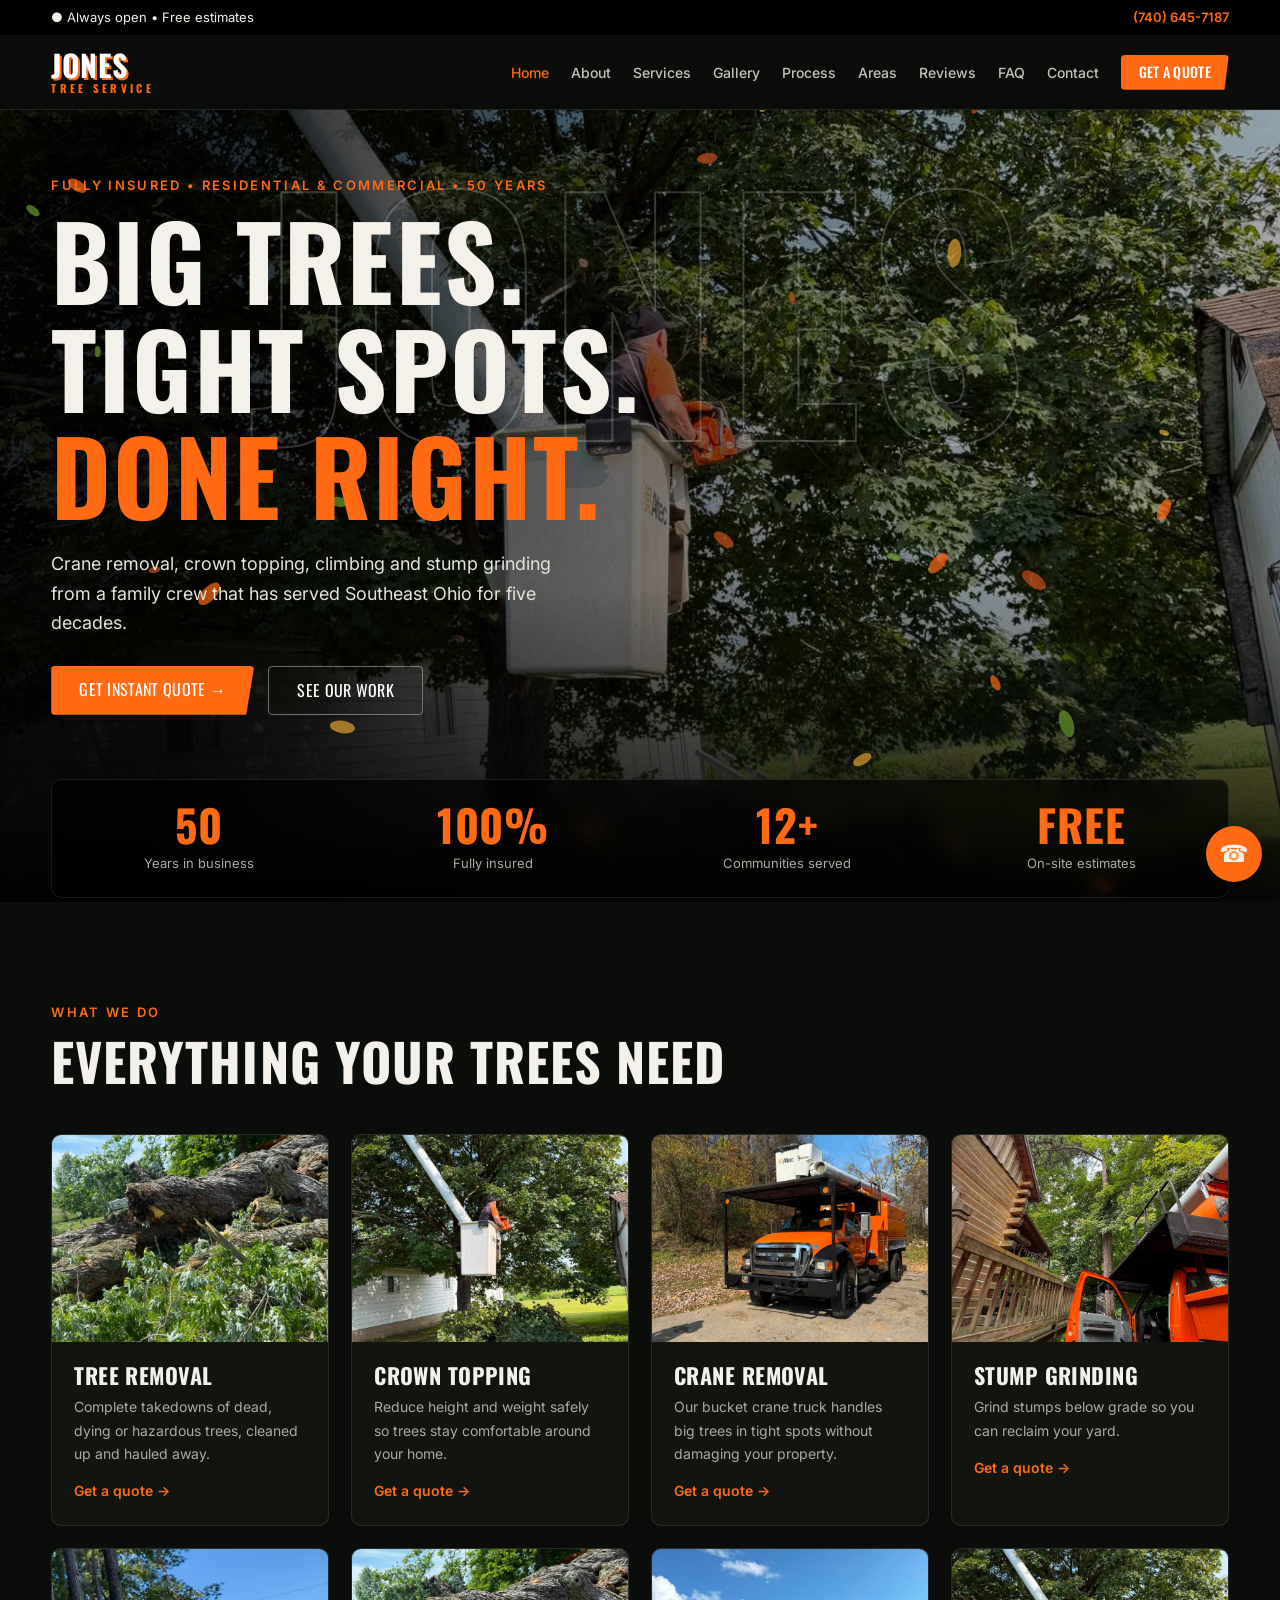
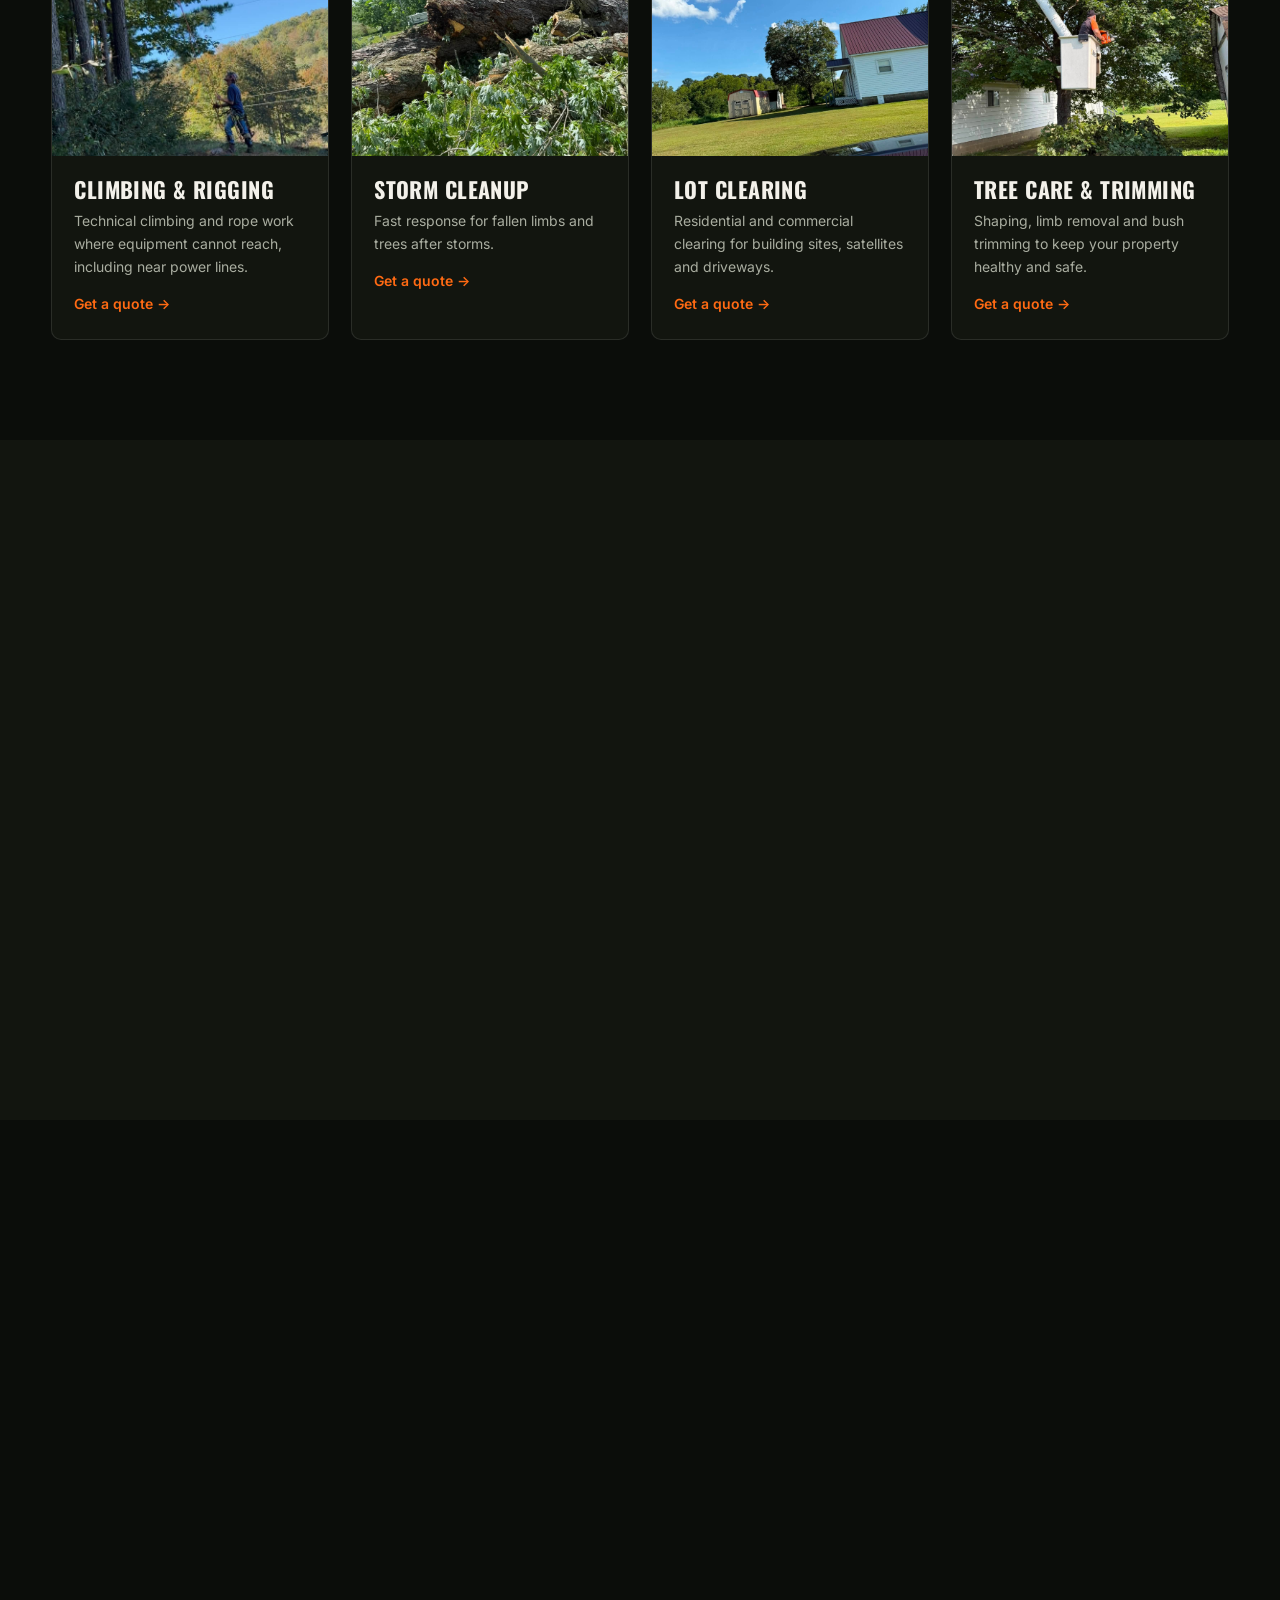
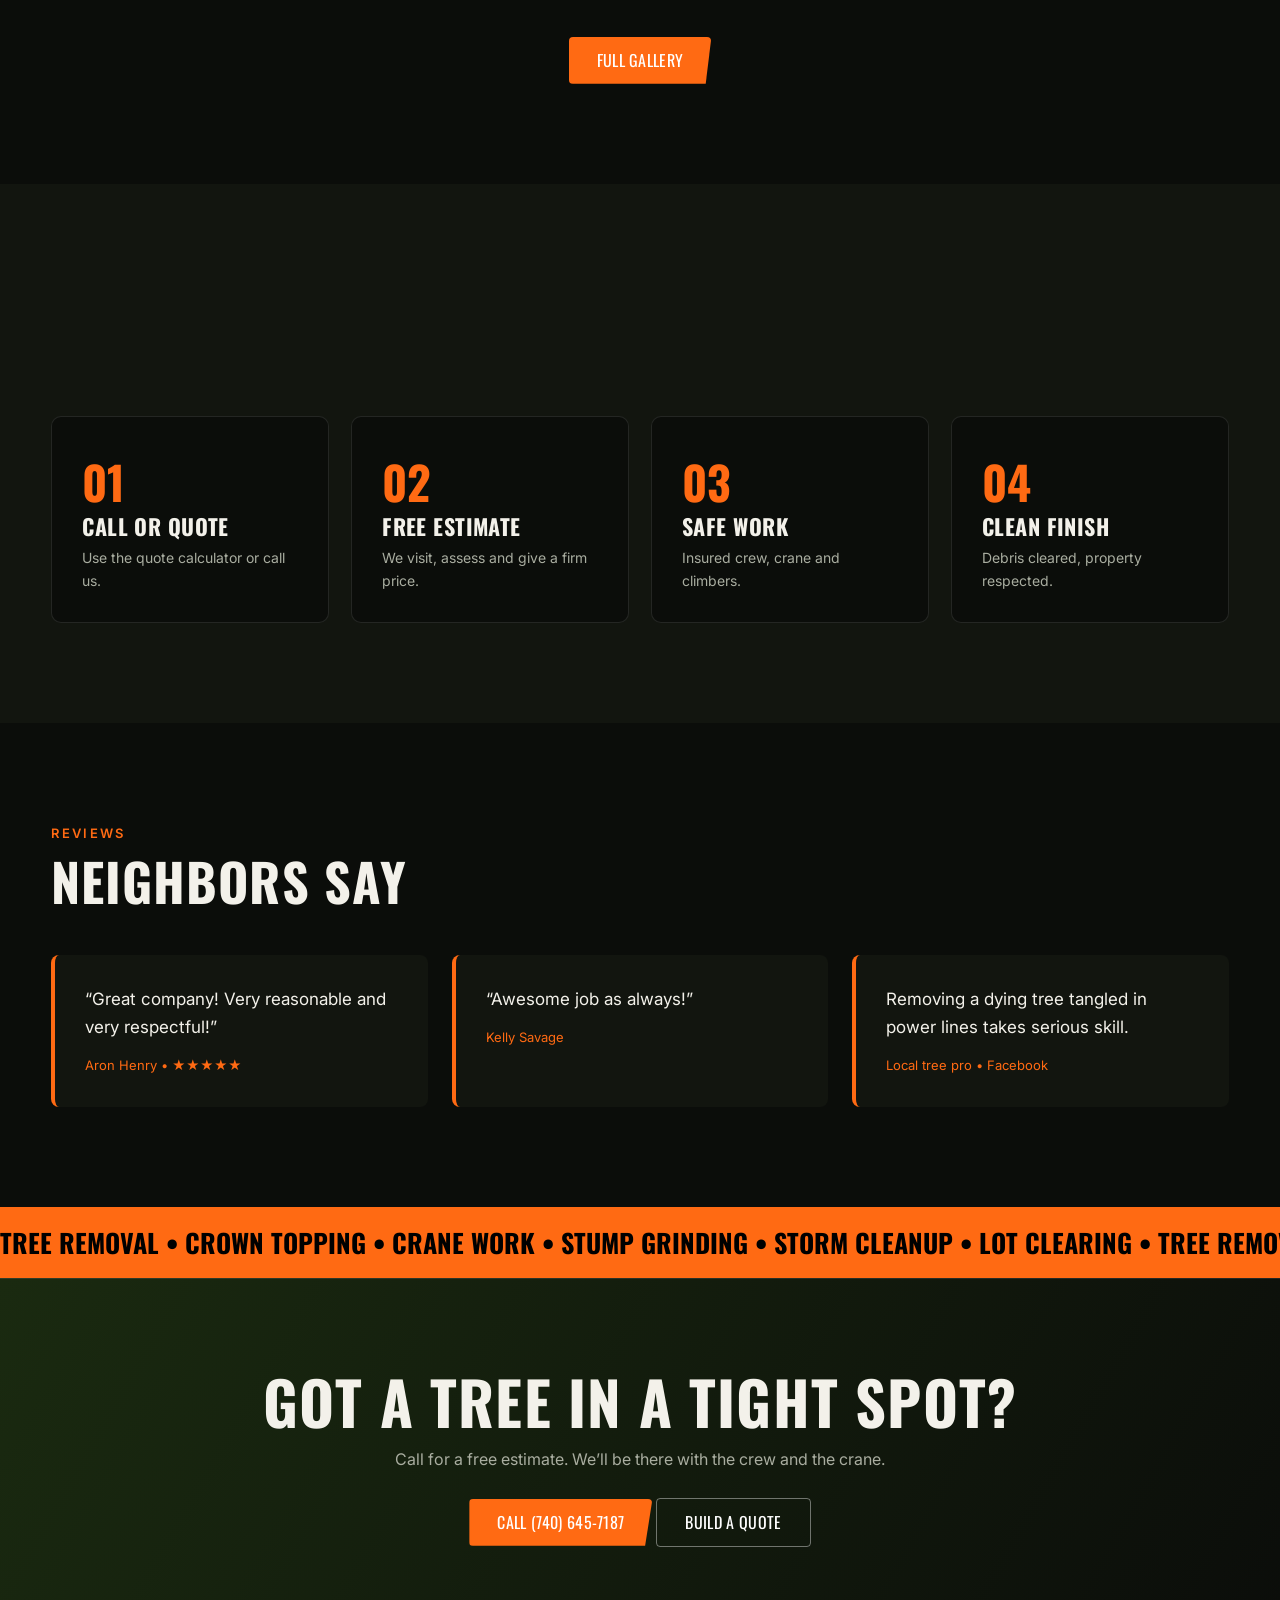
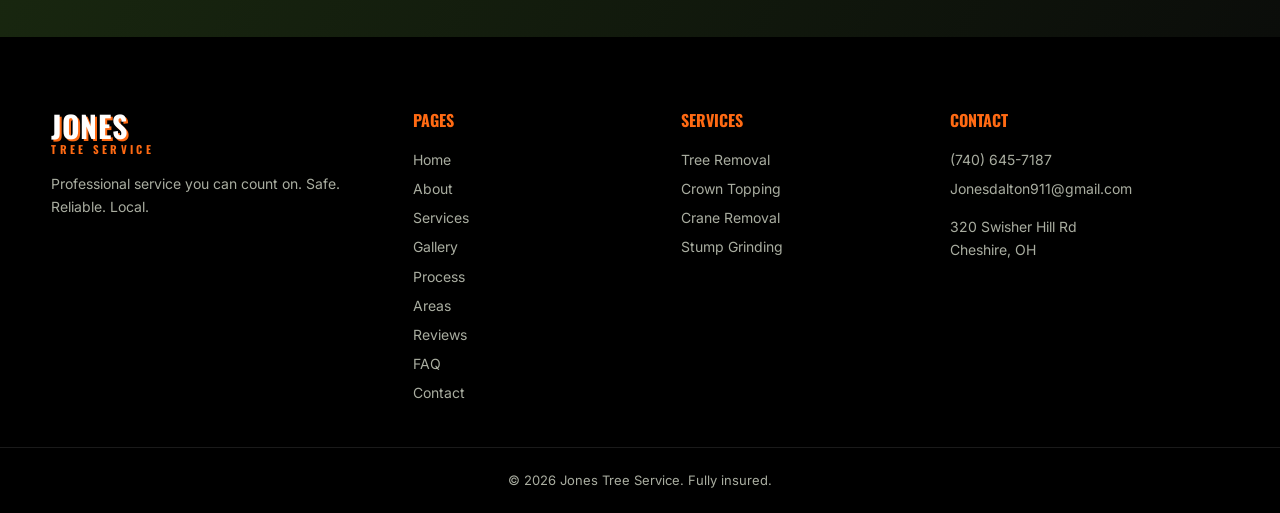
<file: index.html>
<!doctype html>
<html lang="en">
  <head>
    <meta charset="utf-8" />
    <meta
      name="viewport"
      content="width=device-width,initial-scale=1"
    />
    <title>
      Tree Removal, Topping & Crane Service in Southeast
      Ohio | Jones Tree Service, Cheshire OH
    </title>
    <meta
      name="description"
      content="Jones Tree Service: fully insured tree removal, topping, crane work and stump grinding in Gallia and Meigs County, Ohio. Free estimates."
    />
    <link
      rel="preconnect"
      href="https://fonts.googleapis.com"
    />
    <link
      href="https://fonts.googleapis.com/css2?family=Oswald:wght@500;700&family=Inter:wght@400;500;600&display=swap"
      rel="stylesheet"
    />
    <link
      rel="stylesheet"
      href="assets/css/style.css"
    />
  </head>
  <body>
    <div class="top">
      <div class="wrap">
        <span
          >&#9679; Always open &bull; Free estimates</span
        ><a href="tel:7406457187">(740) 645-7187</a>
      </div>
    </div>
    <nav class="nav">
      <div class="wrap">
        <a
          class="logo"
          href="index.html"
          ><b>JONES</b><span>TREE SERVICE</span></a
        >
        <div
          class="links"
          id="links"
        >
          <a
            href="index.html"
            class="on"
            >Home</a
          ><a href="about.html">About</a
          ><a href="services.html">Services</a
          ><a href="gallery.html">Gallery</a
          ><a href="process.html">Process</a
          ><a href="areas.html">Areas</a
          ><a href="reviews.html">Reviews</a
          ><a href="faq.html">FAQ</a
          ><a href="contact.html">Contact</a
          ><a
            class="btn sm"
            href="quote.html"
            >Get a Quote</a
          >
        </div>
        <button
          id="burger"
          aria-label="Menu"
        >
          <s></s><s></s><s></s>
        </button>
      </div>
    </nav>
    <header class="hero">
      <div class="slides">
        <i
          style="
            background-image: url(assets/img/bucket.jpg);
          "
        ></i
        ><i
          style="
            background-image: url(assets/img/cabin.jpg);
          "
        ></i
        ><i
          style="
            background-image: url(assets/img/removal.jpg);
          "
        ></i
        ><i
          style="
            background-image: url(assets/img/climber.jpg);
          "
        ></i>
      </div>
      <canvas id="leaves"></canvas>
      <div class="big">JONES</div>
      <div class="wrap hero-in">
        <p class="eyebrow">
          Fully insured &bull; Residential &amp; commercial
          &bull; 50 years
        </p>
        <h1>
          Big trees.<br />Tight spots.<br /><em
            >Done right.</em
          >
        </h1>
        <p class="lead">
          Crane removal, crown topping, climbing and stump
          grinding from a family crew that has served
          Southeast Ohio for five decades.
        </p>
        <div class="btns">
          <a
            class="btn"
            href="quote.html"
            >Get Instant Quote &rarr;</a
          ><a
            class="btn ghost"
            href="gallery.html"
            >See Our Work</a
          >
        </div>
      </div>
      <div class="wrap stats">
        <div>
          <b data-n="50">0</b><span>Years in business</span>
        </div>
        <div>
          <b
            data-n="100"
            data-s="%"
            >0</b
          ><span>Fully insured</span>
        </div>
        <div>
          <b
            data-n="12"
            data-s="+"
            >0</b
          ><span>Communities served</span>
        </div>
        <div><b>Free</b><span>On-site estimates</span></div>
      </div>
    </header>
    <section class="sec">
      <div class="wrap">
        <div class="head rv">
          <p class="eyebrow">What we do</p>
          <h2>Everything your trees need</h2>
        </div>
        <div class="g4">
          <a
            href="quote.html"
            class="card rv"
            ><div class="im">
              <img
                loading="lazy"
                src="assets/img/removal.jpg"
                alt="Tree Removal"
              />
            </div>
            <div class="cb">
              <h3>Tree Removal</h3>
              <p>
                Complete takedowns of dead, dying or
                hazardous trees, cleaned up and hauled away.
              </p>
              <span>Get a quote &rarr;</span>
            </div></a
          ><a
            href="quote.html"
            class="card rv"
            ><div class="im">
              <img
                loading="lazy"
                src="assets/img/bucket.jpg"
                alt="Crown Topping"
              />
            </div>
            <div class="cb">
              <h3>Crown Topping</h3>
              <p>
                Reduce height and weight safely so trees
                stay comfortable around your home.
              </p>
              <span>Get a quote &rarr;</span>
            </div></a
          ><a
            href="quote.html"
            class="card rv"
            ><div class="im">
              <img
                loading="lazy"
                src="assets/img/truck.jpg"
                alt="Crane Removal"
              />
            </div>
            <div class="cb">
              <h3>Crane Removal</h3>
              <p>
                Our bucket crane truck handles big trees in
                tight spots without damaging your property.
              </p>
              <span>Get a quote &rarr;</span>
            </div></a
          ><a
            href="quote.html"
            class="card rv"
            ><div class="im">
              <img
                loading="lazy"
                src="assets/img/cabin.jpg"
                alt="Stump Grinding"
              />
            </div>
            <div class="cb">
              <h3>Stump Grinding</h3>
              <p>
                Grind stumps below grade so you can reclaim
                your yard.
              </p>
              <span>Get a quote &rarr;</span>
            </div></a
          ><a
            href="quote.html"
            class="card rv"
            ><div class="im">
              <img
                loading="lazy"
                src="assets/img/climber.jpg"
                alt="Climbing &amp; Rigging"
              />
            </div>
            <div class="cb">
              <h3>Climbing &amp; Rigging</h3>
              <p>
                Technical climbing and rope work where
                equipment cannot reach, including near power
                lines.
              </p>
              <span>Get a quote &rarr;</span>
            </div></a
          ><a
            href="quote.html"
            class="card rv"
            ><div class="im">
              <img
                loading="lazy"
                src="assets/img/removal.jpg"
                alt="Storm Cleanup"
              />
            </div>
            <div class="cb">
              <h3>Storm Cleanup</h3>
              <p>
                Fast response for fallen limbs and trees
                after storms.
              </p>
              <span>Get a quote &rarr;</span>
            </div></a
          ><a
            href="quote.html"
            class="card rv"
            ><div class="im">
              <img
                loading="lazy"
                src="assets/img/home.jpg"
                alt="Lot Clearing"
              />
            </div>
            <div class="cb">
              <h3>Lot Clearing</h3>
              <p>
                Residential and commercial clearing for
                building sites, satellites and driveways.
              </p>
              <span>Get a quote &rarr;</span>
            </div></a
          ><a
            href="quote.html"
            class="card rv"
            ><div class="im">
              <img
                loading="lazy"
                src="assets/img/bucket.jpg"
                alt="Tree Care &amp; Trimming"
              />
            </div>
            <div class="cb">
              <h3>Tree Care &amp; Trimming</h3>
              <p>
                Shaping, limb removal and bush trimming to
                keep your property healthy and safe.
              </p>
              <span>Get a quote &rarr;</span>
            </div></a
          >
        </div>
      </div>
    </section>
    <section class="sec dark">
      <div class="wrap split">
        <div class="rv">
          <p class="eyebrow">Why Jones</p>
          <h2>Fifty years of getting it done safely</h2>
          <ul class="ticks">
            <li>
              Fully insured residential &amp; commercial
              work
            </li>
            <li>
              Crane and climbing crews for tight spots
            </li>
            <li>Free, no-pressure estimates</li>
            <li>Clean job sites, debris hauled away</li>
            <li>Locally owned, family run</li>
          </ul>
          <a
            class="btn"
            href="about.html"
            >Our story</a
          >
        </div>
        <div class="stack rv">
          <img
            src="assets/img/truck.jpg"
            alt="Jones bucket truck"
          /><img
            src="assets/img/climber.jpg"
            alt="Climber on rope"
          />
        </div>
      </div>
    </section>
    <section class="sec">
      <div class="wrap">
        <div class="head rv">
          <p class="eyebrow">Recent work</p>
          <h2>Before &amp; after</h2>
        </div>
        <div class="g3">
          <div
            class="ba rv"
            data-c="removal"
          >
            <img
              src="assets/img/after-1.svg"
              alt="After"
            />
            <div class="bb">
              <img
                src="assets/img/before-1.svg"
                alt="Before"
              />
            </div>
            <input
              type="range"
              min="0"
              max="100"
              value="50"
              aria-label="Before and after slider"
            /><em>Before</em><em class="r">After</em>
          </div>
          <div
            class="ba rv"
            data-c="topping"
          >
            <img
              src="assets/img/after-2.svg"
              alt="After"
            />
            <div class="bb">
              <img
                src="assets/img/before-2.svg"
                alt="Before"
              />
            </div>
            <input
              type="range"
              min="0"
              max="100"
              value="50"
              aria-label="Before and after slider"
            /><em>Before</em><em class="r">After</em>
          </div>
          <div
            class="ba rv"
            data-c="stump"
          >
            <img
              src="assets/img/after-3.svg"
              alt="After"
            />
            <div class="bb">
              <img
                src="assets/img/before-3.svg"
                alt="Before"
              />
            </div>
            <input
              type="range"
              min="0"
              max="100"
              value="50"
              aria-label="Before and after slider"
            /><em>Before</em><em class="r">After</em>
          </div>
        </div>
        <p class="ctr">
          <a
            class="btn"
            href="gallery.html"
            >Full gallery</a
          >
        </p>
      </div>
    </section>
    <section class="sec dark">
      <div class="wrap">
        <div class="head rv">
          <p class="eyebrow">Simple process</p>
          <h2>How it works</h2>
        </div>
        <div class="g4 steps">
          <div class="step rv">
            <b>01</b>
            <h3>Call or quote</h3>
            <p>Use the quote calculator or call us.</p>
          </div>
          <div class="step rv">
            <b>02</b>
            <h3>Free estimate</h3>
            <p>We visit, assess and give a firm price.</p>
          </div>
          <div class="step rv">
            <b>03</b>
            <h3>Safe work</h3>
            <p>Insured crew, crane and climbers.</p>
          </div>
          <div class="step rv">
            <b>04</b>
            <h3>Clean finish</h3>
            <p>Debris cleared, property respected.</p>
          </div>
        </div>
      </div>
    </section>
    <section class="sec">
      <div class="wrap">
        <div class="head rv">
          <p class="eyebrow">Reviews</p>
          <h2>Neighbors say</h2>
        </div>
        <div class="g3">
          <blockquote class="rv">
            &ldquo;Great company! Very reasonable and very
            respectful!&rdquo;<cite
              >Aron Henry &bull;
              &#9733;&#9733;&#9733;&#9733;&#9733;</cite
            >
          </blockquote>
          <blockquote class="rv">
            &ldquo;Awesome job as always!&rdquo;<cite
              >Kelly Savage</cite
            >
          </blockquote>
          <blockquote class="rv">
            Removing a dying tree tangled in power lines
            takes serious skill.<cite
              >Local tree pro &bull; Facebook</cite
            >
          </blockquote>
        </div>
      </div>
    </section>
    <div class="marq">
      <div>
        TREE REMOVAL &bull; CROWN TOPPING &bull; CRANE WORK
        &bull; STUMP GRINDING &bull; STORM CLEANUP &bull;
        LOT CLEARING &bull; TREE REMOVAL &bull; CROWN
        TOPPING &bull; CRANE WORK &bull; STUMP GRINDING
        &bull; STORM CLEANUP &bull; LOT CLEARING &bull;
      </div>
    </div>
    <section class="cta">
      <div class="wrap">
        <h2>Got a tree in a tight spot?</h2>
        <p>
          Call for a free estimate. We&rsquo;ll be there
          with the crew and the crane.
        </p>
        <a
          class="btn"
          href="tel:7406457187"
          >Call (740) 645-7187</a
        >
        <a
          class="btn ghost"
          href="quote.html"
          >Build a Quote</a
        >
      </div>
    </section>
    <footer>
      <div class="wrap grid4">
        <div>
          <a
            class="logo"
            href="index.html"
            ><b>JONES</b><span>TREE SERVICE</span></a
          >
          <p>
            Professional service you can count on. Safe.
            Reliable. Local.
          </p>
        </div>
        <div>
          <h4>Pages</h4>
          <a
            href="index.html"
            class="on"
            >Home</a
          ><a href="about.html">About</a
          ><a href="services.html">Services</a
          ><a href="gallery.html">Gallery</a
          ><a href="process.html">Process</a
          ><a href="areas.html">Areas</a
          ><a href="reviews.html">Reviews</a
          ><a href="faq.html">FAQ</a
          ><a href="contact.html">Contact</a>
        </div>
        <div>
          <h4>Services</h4>
          <a href="services.html">Tree Removal</a
          ><a href="services.html">Crown Topping</a
          ><a href="services.html">Crane Removal</a
          ><a href="services.html">Stump Grinding</a>
        </div>
        <div>
          <h4>Contact</h4>
          <a href="tel:7406457187">(740) 645-7187</a
          ><a href="mailto:Jonesdalton911@gmail.com"
            >Jonesdalton911@gmail.com</a
          >
          <p>320 Swisher Hill Rd<br />Cheshire, OH</p>
        </div>
      </div>
      <div class="copy">
        &copy; <span id="yr"></span> Jones Tree Service.
        Fully insured.
      </div>
    </footer>
    <a
      class="callfab"
      href="tel:7406457187"
      aria-label="Call"
      >&#9742;</a
    >
    <div
      class="lb"
      id="lb"
    >
      <img alt="" />
    </div>
    <script src="assets/js/config.js"></script>
    <script src="assets/js/main.js"></script>
  </body>
</html>
</file>
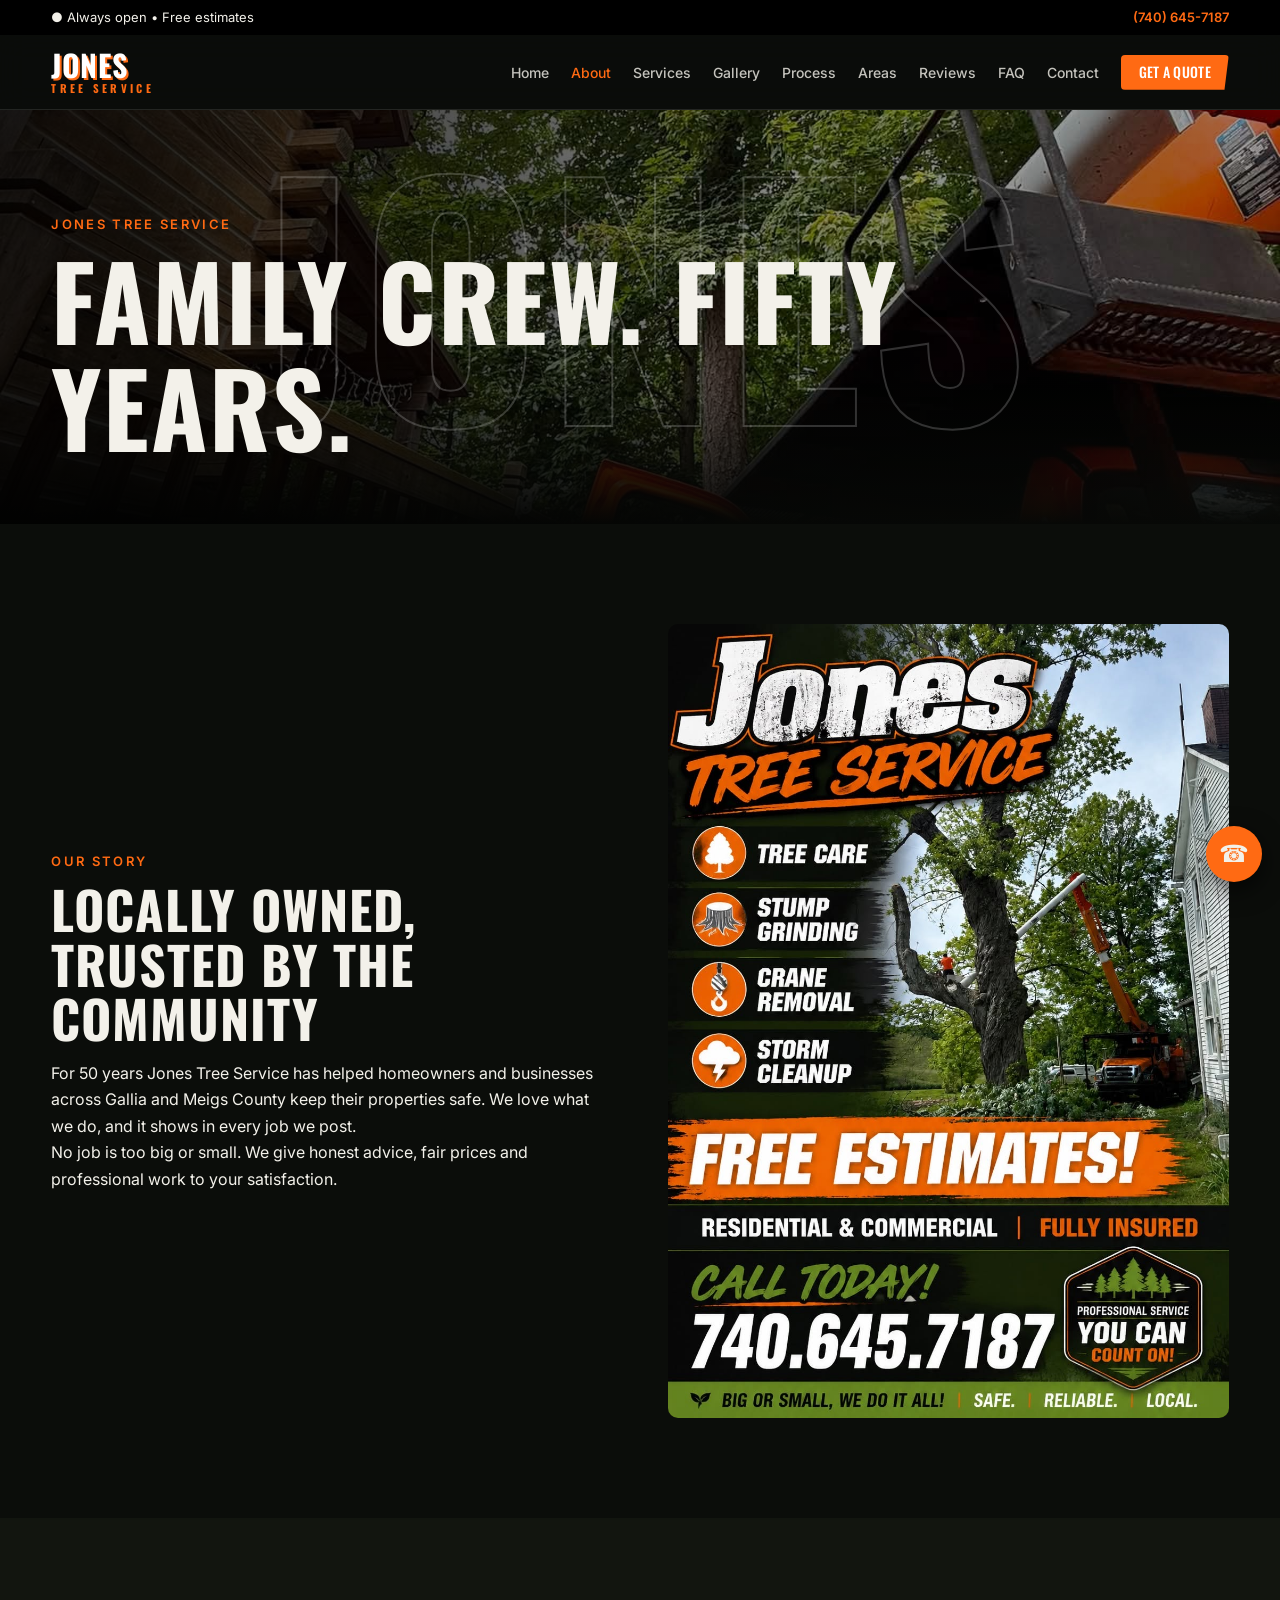
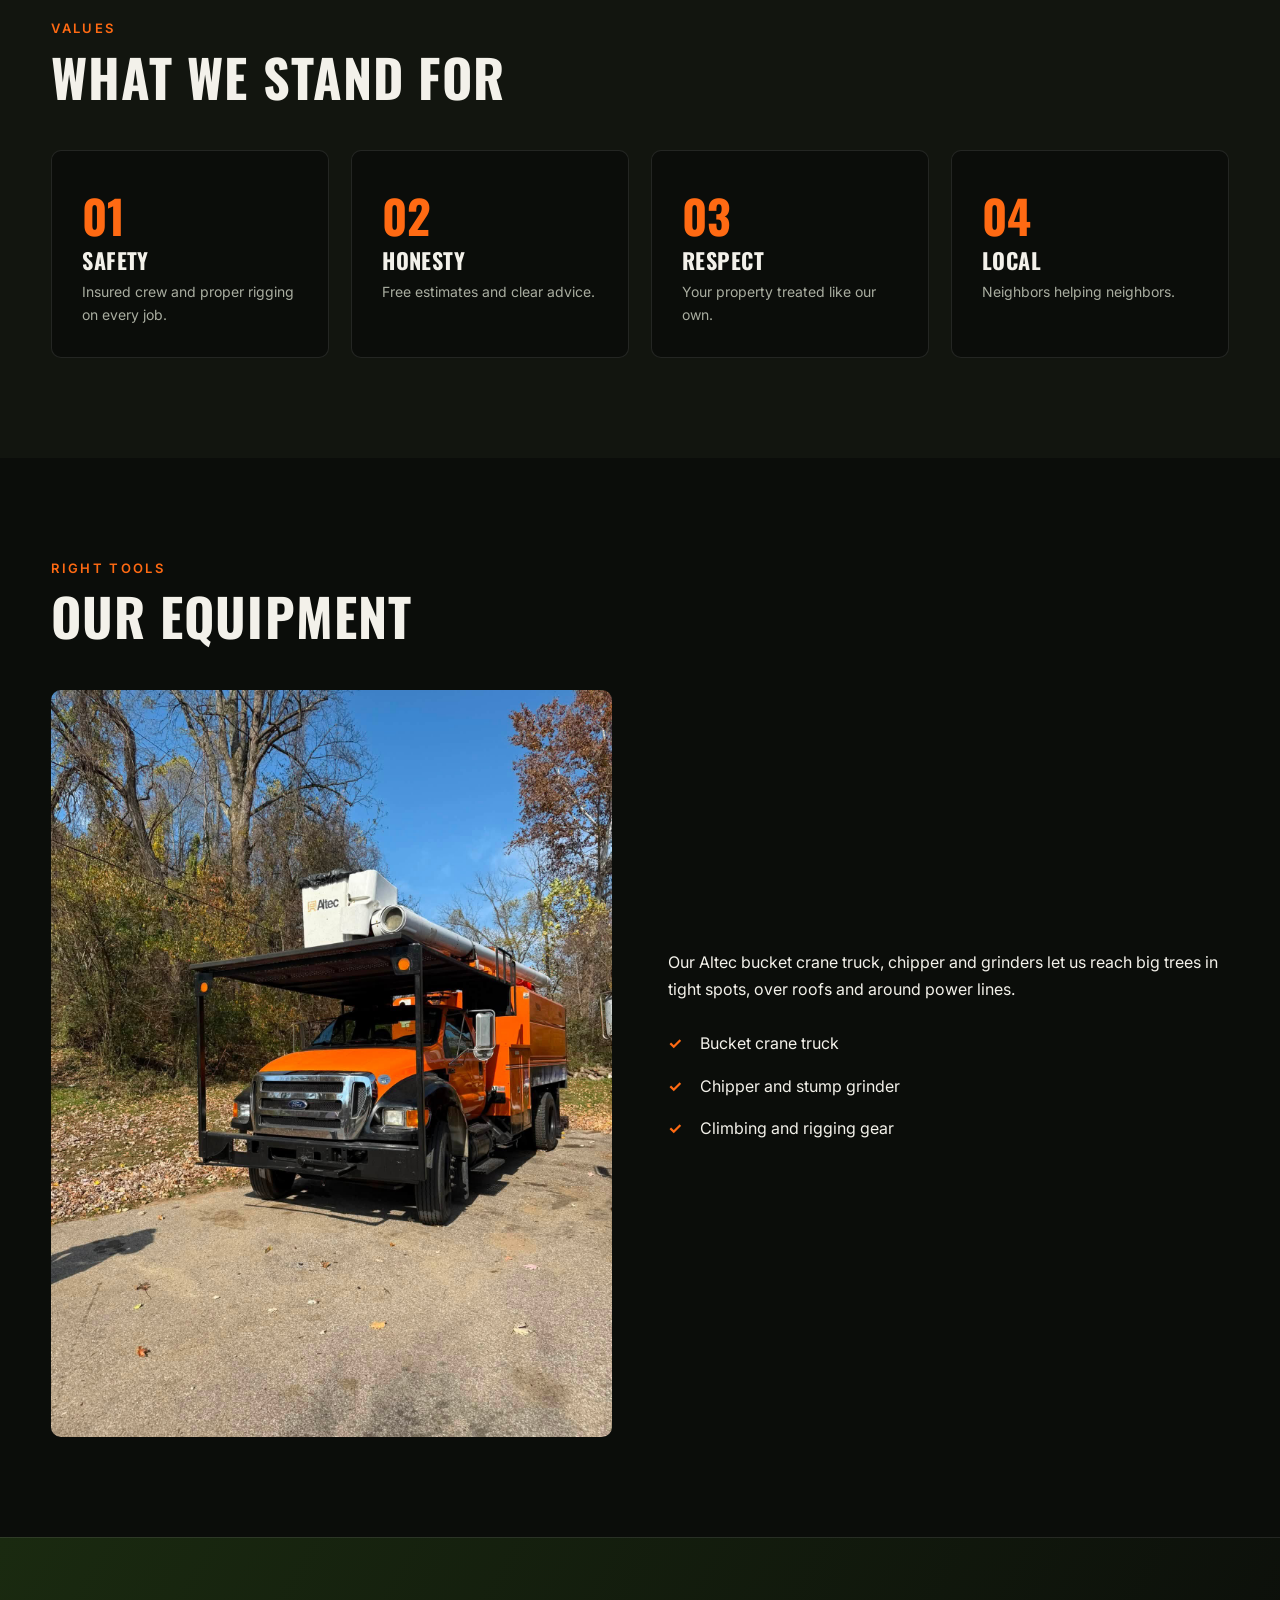
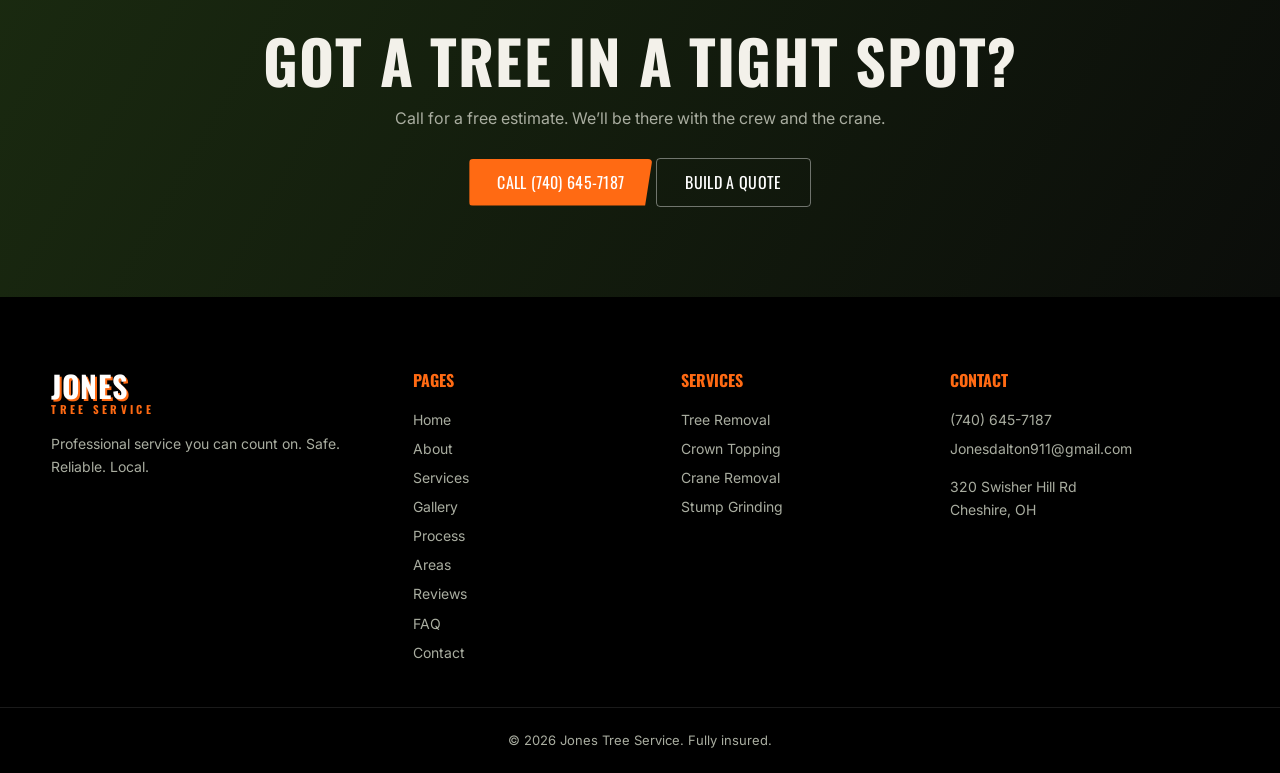
<file: about.html>
<!doctype html>
<html lang="en">
  <head>
    <meta charset="utf-8" />
    <meta
      name="viewport"
      content="width=device-width,initial-scale=1"
    />
    <title>
      About Us | Jones Tree Service, Cheshire OH
    </title>
    <meta
      name="description"
      content="Jones Tree Service: fully insured tree removal, topping, crane work and stump grinding in Gallia and Meigs County, Ohio. Free estimates."
    />
    <link
      rel="preconnect"
      href="https://fonts.googleapis.com"
    />
    <link
      href="https://fonts.googleapis.com/css2?family=Oswald:wght@500;700&family=Inter:wght@400;500;600&display=swap"
      rel="stylesheet"
    />
    <link
      rel="stylesheet"
      href="assets/css/style.css"
    />
  </head>
  <body>
    <div class="top">
      <div class="wrap">
        <span
          >&#9679; Always open &bull; Free estimates</span
        ><a href="tel:7406457187">(740) 645-7187</a>
      </div>
    </div>
    <nav class="nav">
      <div class="wrap">
        <a
          class="logo"
          href="index.html"
          ><b>JONES</b><span>TREE SERVICE</span></a
        >
        <div
          class="links"
          id="links"
        >
          <a href="index.html">Home</a
          ><a
            href="about.html"
            class="on"
            >About</a
          ><a href="services.html">Services</a
          ><a href="gallery.html">Gallery</a
          ><a href="process.html">Process</a
          ><a href="areas.html">Areas</a
          ><a href="reviews.html">Reviews</a
          ><a href="faq.html">FAQ</a
          ><a href="contact.html">Contact</a
          ><a
            class="btn sm"
            href="quote.html"
            >Get a Quote</a
          >
        </div>
        <button
          id="burger"
          aria-label="Menu"
        >
          <s></s><s></s><s></s>
        </button>
      </div>
    </nav>
    <header class="hero sub">
      <div class="slides">
        <i
          style="
            background-image: url(assets/img/cabin.jpg);
          "
        ></i>
      </div>
      <div class="big">JONES</div>
      <div class="wrap hero-in">
        <p class="eyebrow">Jones Tree Service</p>
        <h1>Family crew. Fifty years.</h1>
      </div>
    </header>
    <section class="sec">
      <div class="wrap split">
        <div class="rv">
          <p class="eyebrow">Our story</p>
          <h2>Locally owned, trusted by the community</h2>
          <p>
            For 50 years Jones Tree Service has helped
            homeowners and businesses across Gallia and
            Meigs County keep their properties safe. We love
            what we do, and it shows in every job we post.
          </p>
          <p>
            No job is too big or small. We give honest
            advice, fair prices and professional work to
            your satisfaction.
          </p>
        </div>
        <img
          class="rv rd"
          src="assets/img/flyer.jpg"
          alt="Jones Tree Service flyer"
        />
      </div>
    </section>
    <section class="sec dark">
      <div class="wrap">
        <div class="head rv">
          <p class="eyebrow">Values</p>
          <h2>What we stand for</h2>
        </div>
        <div class="g4">
          <div class="step rv">
            <b>01</b>
            <h3>Safety</h3>
            <p>
              Insured crew and proper rigging on every job.
            </p>
          </div>
          <div class="step rv">
            <b>02</b>
            <h3>Honesty</h3>
            <p>Free estimates and clear advice.</p>
          </div>
          <div class="step rv">
            <b>03</b>
            <h3>Respect</h3>
            <p>Your property treated like our own.</p>
          </div>
          <div class="step rv">
            <b>04</b>
            <h3>Local</h3>
            <p>Neighbors helping neighbors.</p>
          </div>
        </div>
      </div>
    </section>
    <section class="sec">
      <div class="wrap">
        <div class="head rv">
          <p class="eyebrow">Right tools</p>
          <h2>Our equipment</h2>
        </div>
        <div class="split">
          <img
            class="rd rv"
            src="assets/img/truck.jpg"
            alt="Bucket truck"
          />
          <div class="rv">
            <p>
              Our Altec bucket crane truck, chipper and
              grinders let us reach big trees in tight
              spots, over roofs and around power lines.
            </p>
            <ul class="ticks">
              <li>Bucket crane truck</li>
              <li>Chipper and stump grinder</li>
              <li>Climbing and rigging gear</li>
            </ul>
          </div>
        </div>
      </div>
    </section>
    <section class="cta">
      <div class="wrap">
        <h2>Got a tree in a tight spot?</h2>
        <p>
          Call for a free estimate. We&rsquo;ll be there
          with the crew and the crane.
        </p>
        <a
          class="btn"
          href="tel:7406457187"
          >Call (740) 645-7187</a
        >
        <a
          class="btn ghost"
          href="quote.html"
          >Build a Quote</a
        >
      </div>
    </section>
    <footer>
      <div class="wrap grid4">
        <div>
          <a
            class="logo"
            href="index.html"
            ><b>JONES</b><span>TREE SERVICE</span></a
          >
          <p>
            Professional service you can count on. Safe.
            Reliable. Local.
          </p>
        </div>
        <div>
          <h4>Pages</h4>
          <a href="index.html">Home</a
          ><a
            href="about.html"
            class="on"
            >About</a
          ><a href="services.html">Services</a
          ><a href="gallery.html">Gallery</a
          ><a href="process.html">Process</a
          ><a href="areas.html">Areas</a
          ><a href="reviews.html">Reviews</a
          ><a href="faq.html">FAQ</a
          ><a href="contact.html">Contact</a>
        </div>
        <div>
          <h4>Services</h4>
          <a href="services.html">Tree Removal</a
          ><a href="services.html">Crown Topping</a
          ><a href="services.html">Crane Removal</a
          ><a href="services.html">Stump Grinding</a>
        </div>
        <div>
          <h4>Contact</h4>
          <a href="tel:7406457187">(740) 645-7187</a
          ><a href="mailto:Jonesdalton911@gmail.com"
            >Jonesdalton911@gmail.com</a
          >
          <p>320 Swisher Hill Rd<br />Cheshire, OH</p>
        </div>
      </div>
      <div class="copy">
        &copy; <span id="yr"></span> Jones Tree Service.
        Fully insured.
      </div>
    </footer>
    <a
      class="callfab"
      href="tel:7406457187"
      aria-label="Call"
      >&#9742;</a
    >
    <div
      class="lb"
      id="lb"
    >
      <img alt="" />
    </div>
    <script src="assets/js/config.js"></script>
    <script src="assets/js/main.js"></script>
  </body>
</html>
</file>
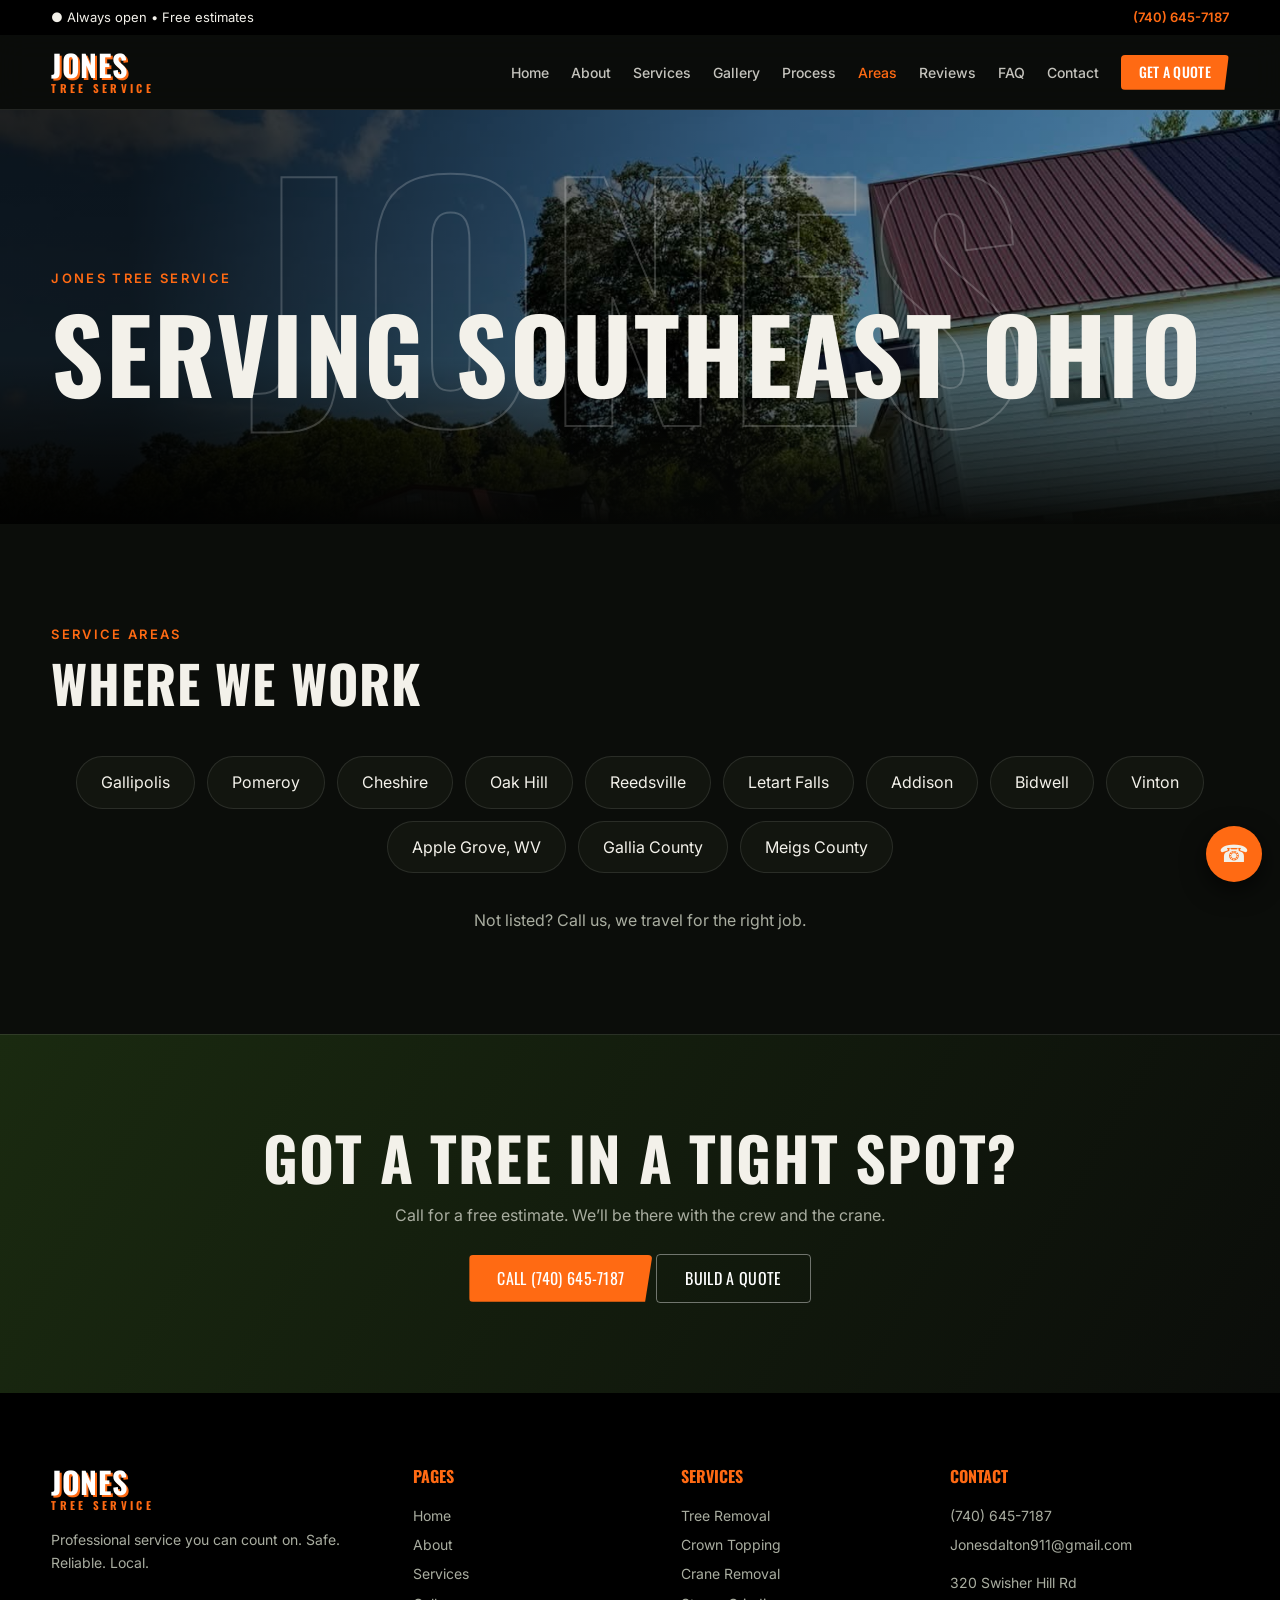
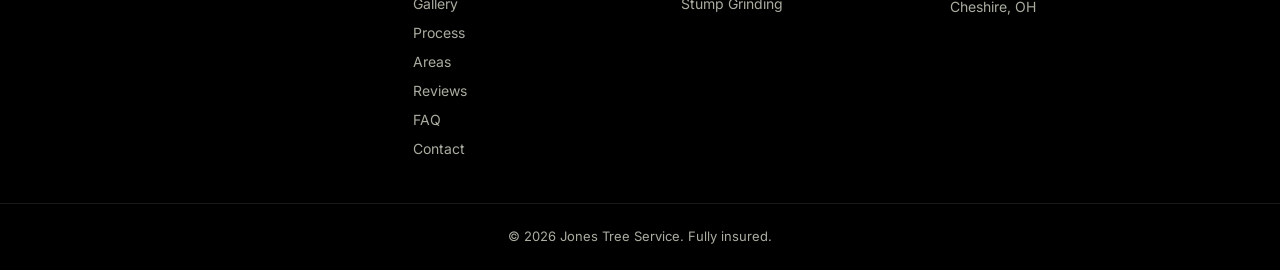
<file: areas.html>
<!doctype html>
<html lang="en">
  <head>
    <meta charset="utf-8" />
    <meta
      name="viewport"
      content="width=device-width,initial-scale=1"
    />
    <title>
      Service Areas | Jones Tree Service, Cheshire OH
    </title>
    <meta
      name="description"
      content="Jones Tree Service: fully insured tree removal, topping, crane work and stump grinding in Gallia and Meigs County, Ohio. Free estimates."
    />
    <link
      rel="preconnect"
      href="https://fonts.googleapis.com"
    />
    <link
      href="https://fonts.googleapis.com/css2?family=Oswald:wght@500;700&family=Inter:wght@400;500;600&display=swap"
      rel="stylesheet"
    />
    <link
      rel="stylesheet"
      href="assets/css/style.css"
    />
  </head>
  <body>
    <div class="top">
      <div class="wrap">
        <span
          >&#9679; Always open &bull; Free estimates</span
        ><a href="tel:7406457187">(740) 645-7187</a>
      </div>
    </div>
    <nav class="nav">
      <div class="wrap">
        <a
          class="logo"
          href="index.html"
          ><b>JONES</b><span>TREE SERVICE</span></a
        >
        <div
          class="links"
          id="links"
        >
          <a href="index.html">Home</a
          ><a href="about.html">About</a
          ><a href="services.html">Services</a
          ><a href="gallery.html">Gallery</a
          ><a href="process.html">Process</a
          ><a
            href="areas.html"
            class="on"
            >Areas</a
          ><a href="reviews.html">Reviews</a
          ><a href="faq.html">FAQ</a
          ><a href="contact.html">Contact</a
          ><a
            class="btn sm"
            href="quote.html"
            >Get a Quote</a
          >
        </div>
        <button
          id="burger"
          aria-label="Menu"
        >
          <s></s><s></s><s></s>
        </button>
      </div>
    </nav>
    <header class="hero sub">
      <div class="slides">
        <i
          style="background-image: url(assets/img/home.jpg)"
        ></i>
      </div>
      <div class="big">JONES</div>
      <div class="wrap hero-in">
        <p class="eyebrow">Jones Tree Service</p>
        <h1>Serving Southeast Ohio</h1>
      </div>
    </header>
    <section class="sec">
      <div class="wrap">
        <div class="head rv">
          <p class="eyebrow">Service areas</p>
          <h2>Where we work</h2>
        </div>
        <div class="chips">
          <span class="rv">Gallipolis</span
          ><span class="rv">Pomeroy</span
          ><span class="rv">Cheshire</span
          ><span class="rv">Oak Hill</span
          ><span class="rv">Reedsville</span
          ><span class="rv">Letart Falls</span
          ><span class="rv">Addison</span
          ><span class="rv">Bidwell</span
          ><span class="rv">Vinton</span
          ><span class="rv">Apple Grove, WV</span
          ><span class="rv">Gallia County</span
          ><span class="rv">Meigs County</span>
        </div>
        <p class="ctr">
          Not listed? Call us, we travel for the right job.
        </p>
      </div>
    </section>
    <section class="cta">
      <div class="wrap">
        <h2>Got a tree in a tight spot?</h2>
        <p>
          Call for a free estimate. We&rsquo;ll be there
          with the crew and the crane.
        </p>
        <a
          class="btn"
          href="tel:7406457187"
          >Call (740) 645-7187</a
        >
        <a
          class="btn ghost"
          href="quote.html"
          >Build a Quote</a
        >
      </div>
    </section>
    <footer>
      <div class="wrap grid4">
        <div>
          <a
            class="logo"
            href="index.html"
            ><b>JONES</b><span>TREE SERVICE</span></a
          >
          <p>
            Professional service you can count on. Safe.
            Reliable. Local.
          </p>
        </div>
        <div>
          <h4>Pages</h4>
          <a href="index.html">Home</a
          ><a href="about.html">About</a
          ><a href="services.html">Services</a
          ><a href="gallery.html">Gallery</a
          ><a href="process.html">Process</a
          ><a
            href="areas.html"
            class="on"
            >Areas</a
          ><a href="reviews.html">Reviews</a
          ><a href="faq.html">FAQ</a
          ><a href="contact.html">Contact</a>
        </div>
        <div>
          <h4>Services</h4>
          <a href="services.html">Tree Removal</a
          ><a href="services.html">Crown Topping</a
          ><a href="services.html">Crane Removal</a
          ><a href="services.html">Stump Grinding</a>
        </div>
        <div>
          <h4>Contact</h4>
          <a href="tel:7406457187">(740) 645-7187</a
          ><a href="mailto:Jonesdalton911@gmail.com"
            >Jonesdalton911@gmail.com</a
          >
          <p>320 Swisher Hill Rd<br />Cheshire, OH</p>
        </div>
      </div>
      <div class="copy">
        &copy; <span id="yr"></span> Jones Tree Service.
        Fully insured.
      </div>
    </footer>
    <a
      class="callfab"
      href="tel:7406457187"
      aria-label="Call"
      >&#9742;</a
    >
    <div
      class="lb"
      id="lb"
    >
      <img alt="" />
    </div>
    <script src="assets/js/config.js"></script>
    <script src="assets/js/main.js"></script>
  </body>
</html>
</file>
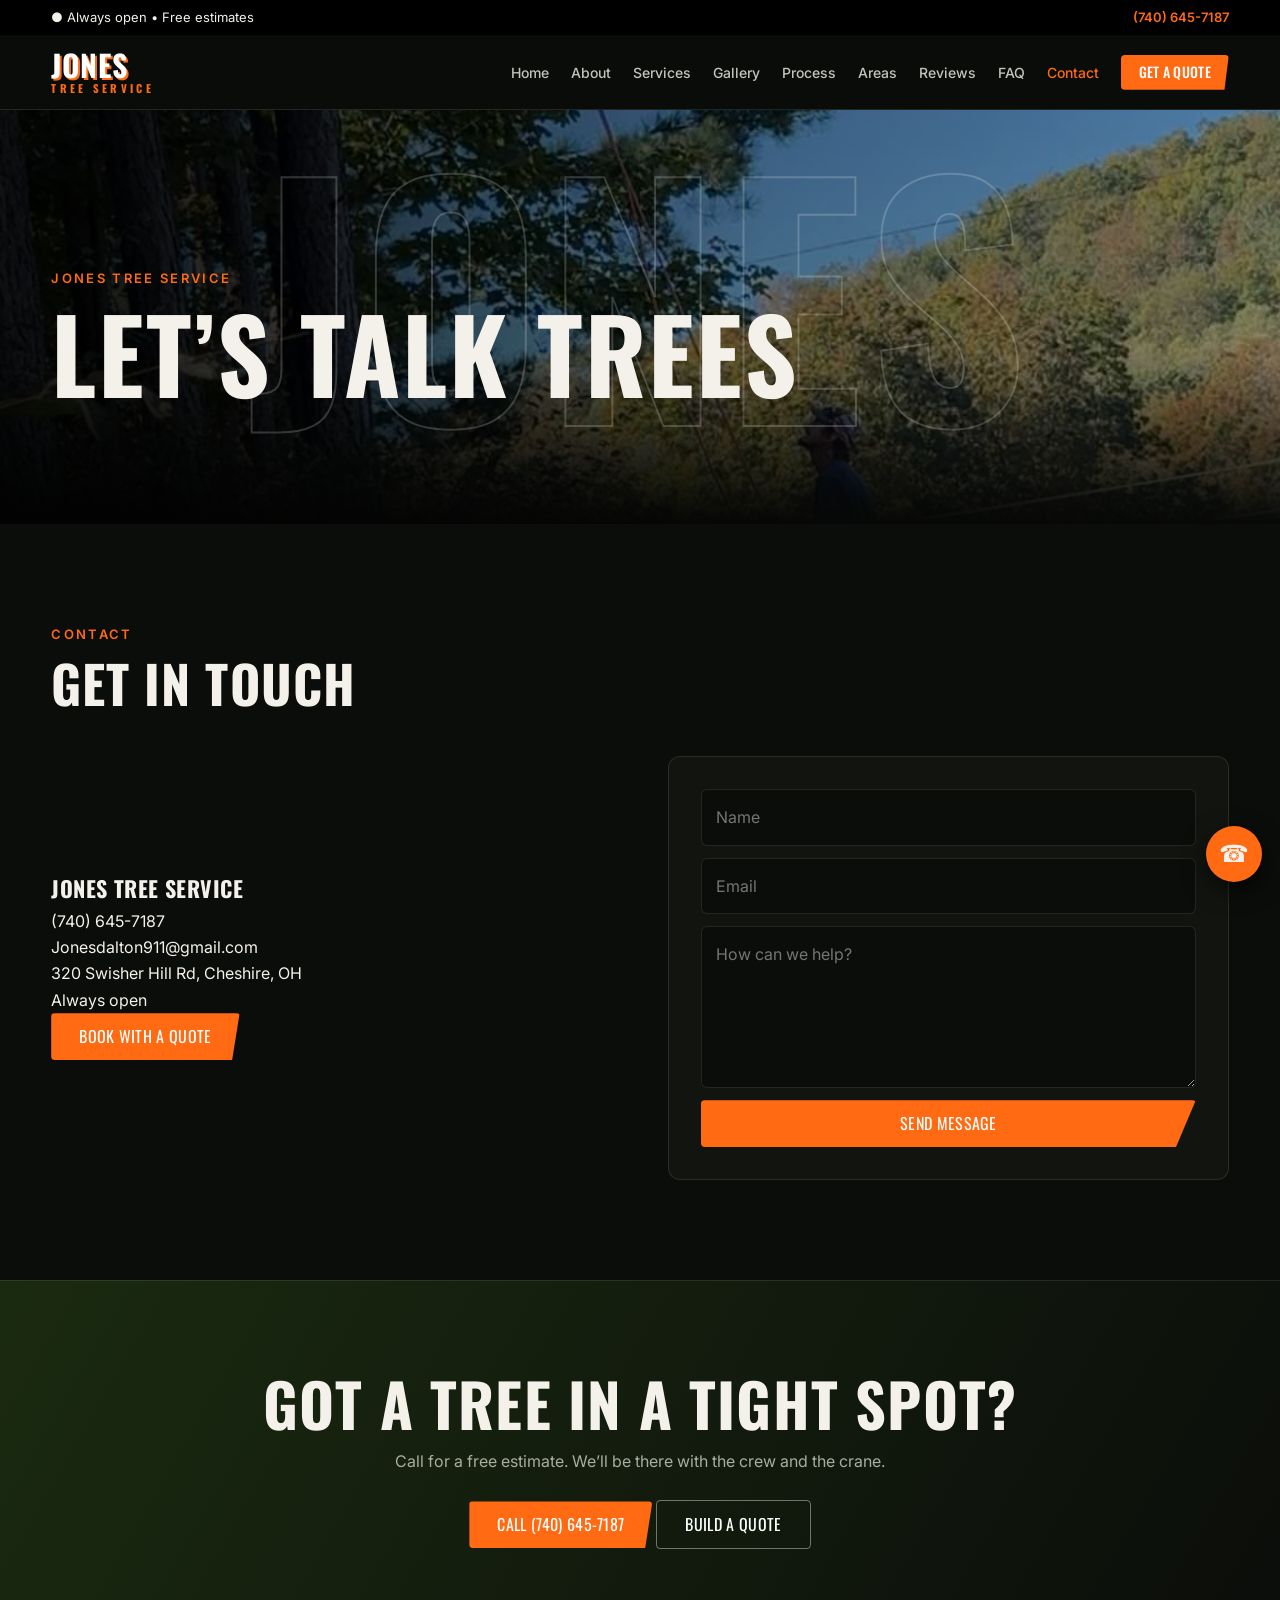
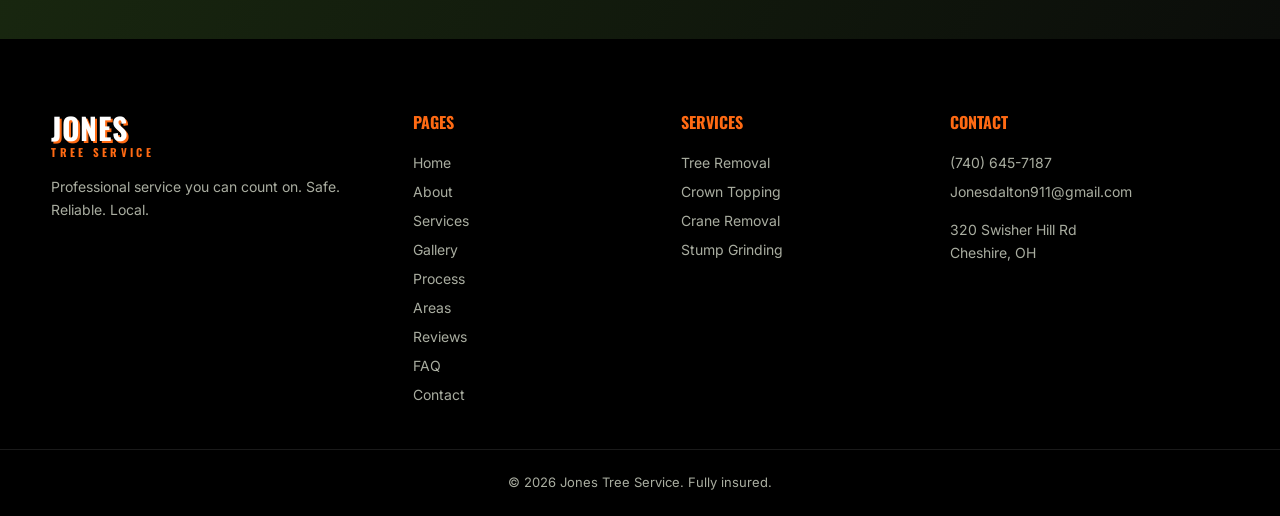
<file: contact.html>
<!doctype html>
<html lang="en">
  <head>
    <meta charset="utf-8" />
    <meta
      name="viewport"
      content="width=device-width,initial-scale=1"
    />
    <title>Contact | Jones Tree Service, Cheshire OH</title>
    <meta
      name="description"
      content="Jones Tree Service: fully insured tree removal, topping, crane work and stump grinding in Gallia and Meigs County, Ohio. Free estimates."
    />
    <link
      rel="preconnect"
      href="https://fonts.googleapis.com"
    />
    <link
      href="https://fonts.googleapis.com/css2?family=Oswald:wght@500;700&family=Inter:wght@400;500;600&display=swap"
      rel="stylesheet"
    />
    <link
      rel="stylesheet"
      href="assets/css/style.css"
    />
  </head>
  <body>
    <div class="top">
      <div class="wrap">
        <span
          >&#9679; Always open &bull; Free estimates</span
        ><a href="tel:7406457187">(740) 645-7187</a>
      </div>
    </div>
    <nav class="nav">
      <div class="wrap">
        <a
          class="logo"
          href="index.html"
          ><b>JONES</b><span>TREE SERVICE</span></a
        >
        <div
          class="links"
          id="links"
        >
          <a href="index.html">Home</a
          ><a href="about.html">About</a
          ><a href="services.html">Services</a
          ><a href="gallery.html">Gallery</a
          ><a href="process.html">Process</a
          ><a href="areas.html">Areas</a
          ><a href="reviews.html">Reviews</a
          ><a href="faq.html">FAQ</a
          ><a
            href="contact.html"
            class="on"
            >Contact</a
          ><a
            class="btn sm"
            href="quote.html"
            >Get a Quote</a
          >
        </div>
        <button
          id="burger"
          aria-label="Menu"
        >
          <s></s><s></s><s></s>
        </button>
      </div>
    </nav>
    <header class="hero sub">
      <div class="slides">
        <i
          style="
            background-image: url(assets/img/climber.jpg);
          "
        ></i>
      </div>
      <div class="big">JONES</div>
      <div class="wrap hero-in">
        <p class="eyebrow">Jones Tree Service</p>
        <h1>Let&rsquo;s talk trees</h1>
      </div>
    </header>
    <section class="sec">
      <div class="wrap">
        <div class="head rv">
          <p class="eyebrow">Contact</p>
          <h2>Get in touch</h2>
        </div>
        <div class="split">
          <div class="rv">
            <h3>Jones Tree Service</h3>
            <p>
              <a href="tel:7406457187">(740) 645-7187</a
              ><br /><a
                href="mailto:Jonesdalton911@gmail.com"
                >Jonesdalton911@gmail.com</a
              ><br />320 Swisher Hill Rd, Cheshire, OH<br />Always
              open
            </p>
            <a
              class="btn"
              href="quote.html"
              >Book with a quote</a
            >
          </div>
          <form
            class="form rv"
            id="cf"
          >
            <input
              name="n"
              placeholder="Name"
              required
            /><input
              name="e"
              type="email"
              placeholder="Email"
              required
            /><textarea
              name="m"
              rows="5"
              placeholder="How can we help?"
              required
            ></textarea
            ><button class="btn">Send message</button>
          </form>
        </div>
      </div>
    </section>
    <section class="cta">
      <div class="wrap">
        <h2>Got a tree in a tight spot?</h2>
        <p>
          Call for a free estimate. We&rsquo;ll be there
          with the crew and the crane.
        </p>
        <a
          class="btn"
          href="tel:7406457187"
          >Call (740) 645-7187</a
        >
        <a
          class="btn ghost"
          href="quote.html"
          >Build a Quote</a
        >
      </div>
    </section>
    <footer>
      <div class="wrap grid4">
        <div>
          <a
            class="logo"
            href="index.html"
            ><b>JONES</b><span>TREE SERVICE</span></a
          >
          <p>
            Professional service you can count on. Safe.
            Reliable. Local.
          </p>
        </div>
        <div>
          <h4>Pages</h4>
          <a href="index.html">Home</a
          ><a href="about.html">About</a
          ><a href="services.html">Services</a
          ><a href="gallery.html">Gallery</a
          ><a href="process.html">Process</a
          ><a href="areas.html">Areas</a
          ><a href="reviews.html">Reviews</a
          ><a href="faq.html">FAQ</a
          ><a
            href="contact.html"
            class="on"
            >Contact</a
          >
        </div>
        <div>
          <h4>Services</h4>
          <a href="services.html">Tree Removal</a
          ><a href="services.html">Crown Topping</a
          ><a href="services.html">Crane Removal</a
          ><a href="services.html">Stump Grinding</a>
        </div>
        <div>
          <h4>Contact</h4>
          <a href="tel:7406457187">(740) 645-7187</a
          ><a href="mailto:Jonesdalton911@gmail.com"
            >Jonesdalton911@gmail.com</a
          >
          <p>320 Swisher Hill Rd<br />Cheshire, OH</p>
        </div>
      </div>
      <div class="copy">
        &copy; <span id="yr"></span> Jones Tree Service.
        Fully insured.
      </div>
    </footer>
    <a
      class="callfab"
      href="tel:7406457187"
      aria-label="Call"
      >&#9742;</a
    >
    <div
      class="lb"
      id="lb"
    >
      <img alt="" />
    </div>
    <script src="assets/js/config.js"></script>
    <script src="assets/js/main.js"></script>
  </body>
</html>
</file>
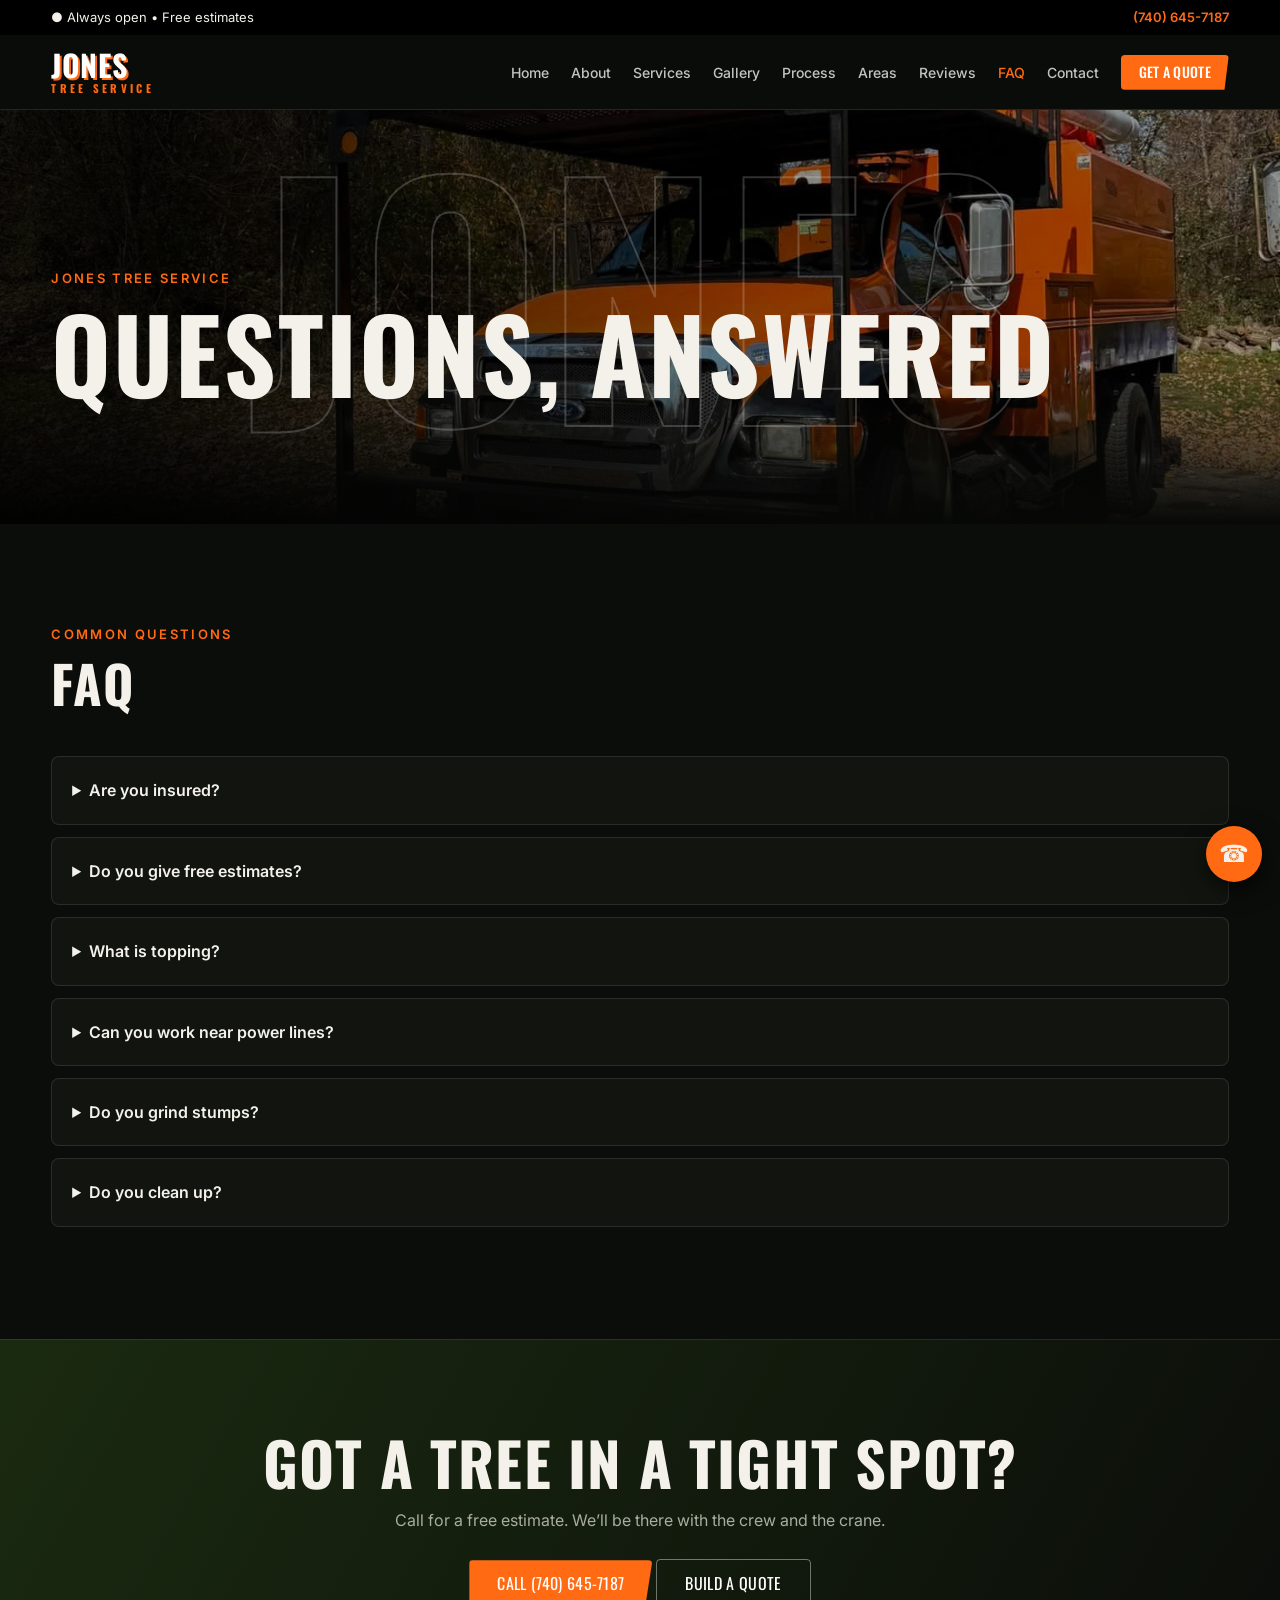
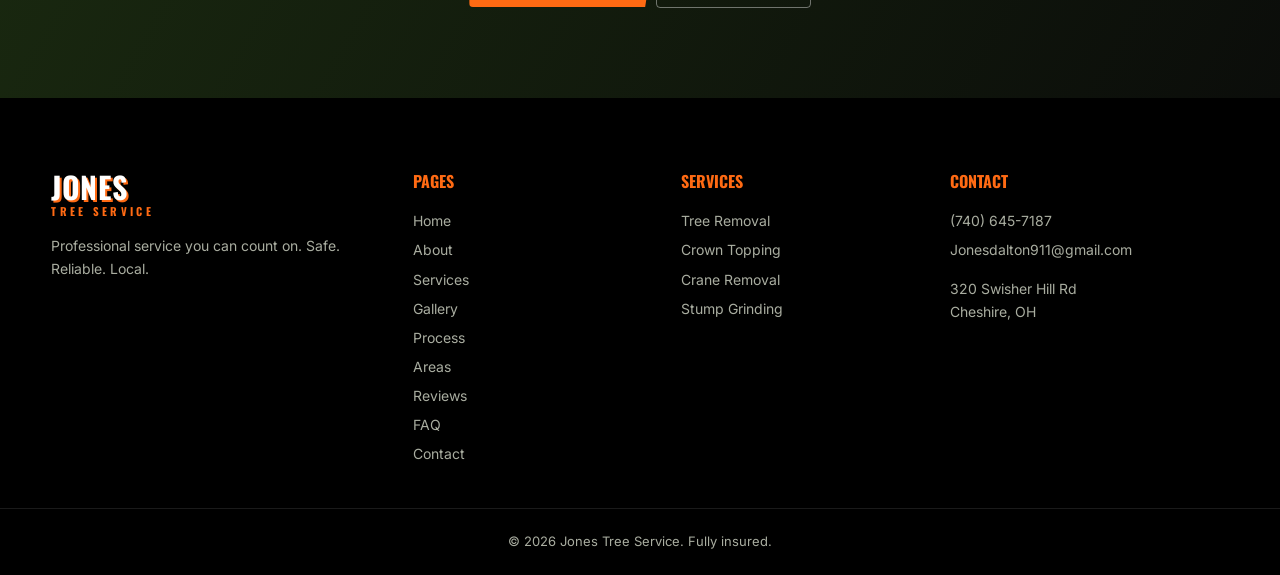
<file: faq.html>
<!doctype html>
<html lang="en">
  <head>
    <meta charset="utf-8" />
    <meta
      name="viewport"
      content="width=device-width,initial-scale=1"
    />
    <title>FAQ | Jones Tree Service, Cheshire OH</title>
    <meta
      name="description"
      content="Jones Tree Service: fully insured tree removal, topping, crane work and stump grinding in Gallia and Meigs County, Ohio. Free estimates."
    />
    <link
      rel="preconnect"
      href="https://fonts.googleapis.com"
    />
    <link
      href="https://fonts.googleapis.com/css2?family=Oswald:wght@500;700&family=Inter:wght@400;500;600&display=swap"
      rel="stylesheet"
    />
    <link
      rel="stylesheet"
      href="assets/css/style.css"
    />
  </head>
  <body>
    <div class="top">
      <div class="wrap">
        <span
          >&#9679; Always open &bull; Free estimates</span
        ><a href="tel:7406457187">(740) 645-7187</a>
      </div>
    </div>
    <nav class="nav">
      <div class="wrap">
        <a
          class="logo"
          href="index.html"
          ><b>JONES</b><span>TREE SERVICE</span></a
        >
        <div
          class="links"
          id="links"
        >
          <a href="index.html">Home</a
          ><a href="about.html">About</a
          ><a href="services.html">Services</a
          ><a href="gallery.html">Gallery</a
          ><a href="process.html">Process</a
          ><a href="areas.html">Areas</a
          ><a href="reviews.html">Reviews</a
          ><a
            href="faq.html"
            class="on"
            >FAQ</a
          ><a href="contact.html">Contact</a
          ><a
            class="btn sm"
            href="quote.html"
            >Get a Quote</a
          >
        </div>
        <button
          id="burger"
          aria-label="Menu"
        >
          <s></s><s></s><s></s>
        </button>
      </div>
    </nav>
    <header class="hero sub">
      <div class="slides">
        <i
          style="
            background-image: url(assets/img/truck.jpg);
          "
        ></i>
      </div>
      <div class="big">JONES</div>
      <div class="wrap hero-in">
        <p class="eyebrow">Jones Tree Service</p>
        <h1>Questions, answered</h1>
      </div>
    </header>
    <section class="sec">
      <div class="wrap">
        <div class="head rv">
          <p class="eyebrow">Common questions</p>
          <h2>FAQ</h2>
        </div>
        <div class="faq">
          <details class="rv">
            <summary>Are you insured?</summary>
            <p>
              Yes, fully insured for residential and
              commercial work.
            </p>
          </details>
          <details class="rv">
            <summary>Do you give free estimates?</summary>
            <p>
              Yes. Call (740) 645-7187 or use the quote
              calculator.
            </p>
          </details>
          <details class="rv">
            <summary>What is topping?</summary>
            <p>
              Reducing a tree&rsquo;s height and spread to a
              safe, comfortable size.
            </p>
          </details>
          <details class="rv">
            <summary>
              Can you work near power lines?
            </summary>
            <p>
              Yes. We have removed trees tangled in lines
              using professional control.
            </p>
          </details>
          <details class="rv">
            <summary>Do you grind stumps?</summary>
            <p>Yes, as part of a removal or on its own.</p>
          </details>
          <details class="rv">
            <summary>Do you clean up?</summary>
            <p>
              Yes, we can haul or chip debris on request.
            </p>
          </details>
        </div>
      </div>
    </section>
    <section class="cta">
      <div class="wrap">
        <h2>Got a tree in a tight spot?</h2>
        <p>
          Call for a free estimate. We&rsquo;ll be there
          with the crew and the crane.
        </p>
        <a
          class="btn"
          href="tel:7406457187"
          >Call (740) 645-7187</a
        >
        <a
          class="btn ghost"
          href="quote.html"
          >Build a Quote</a
        >
      </div>
    </section>
    <footer>
      <div class="wrap grid4">
        <div>
          <a
            class="logo"
            href="index.html"
            ><b>JONES</b><span>TREE SERVICE</span></a
          >
          <p>
            Professional service you can count on. Safe.
            Reliable. Local.
          </p>
        </div>
        <div>
          <h4>Pages</h4>
          <a href="index.html">Home</a
          ><a href="about.html">About</a
          ><a href="services.html">Services</a
          ><a href="gallery.html">Gallery</a
          ><a href="process.html">Process</a
          ><a href="areas.html">Areas</a
          ><a href="reviews.html">Reviews</a
          ><a
            href="faq.html"
            class="on"
            >FAQ</a
          ><a href="contact.html">Contact</a>
        </div>
        <div>
          <h4>Services</h4>
          <a href="services.html">Tree Removal</a
          ><a href="services.html">Crown Topping</a
          ><a href="services.html">Crane Removal</a
          ><a href="services.html">Stump Grinding</a>
        </div>
        <div>
          <h4>Contact</h4>
          <a href="tel:7406457187">(740) 645-7187</a
          ><a href="mailto:Jonesdalton911@gmail.com"
            >Jonesdalton911@gmail.com</a
          >
          <p>320 Swisher Hill Rd<br />Cheshire, OH</p>
        </div>
      </div>
      <div class="copy">
        &copy; <span id="yr"></span> Jones Tree Service.
        Fully insured.
      </div>
    </footer>
    <a
      class="callfab"
      href="tel:7406457187"
      aria-label="Call"
      >&#9742;</a
    >
    <div
      class="lb"
      id="lb"
    >
      <img alt="" />
    </div>
    <script src="assets/js/config.js"></script>
    <script src="assets/js/main.js"></script>
  </body>
</html>
</file>
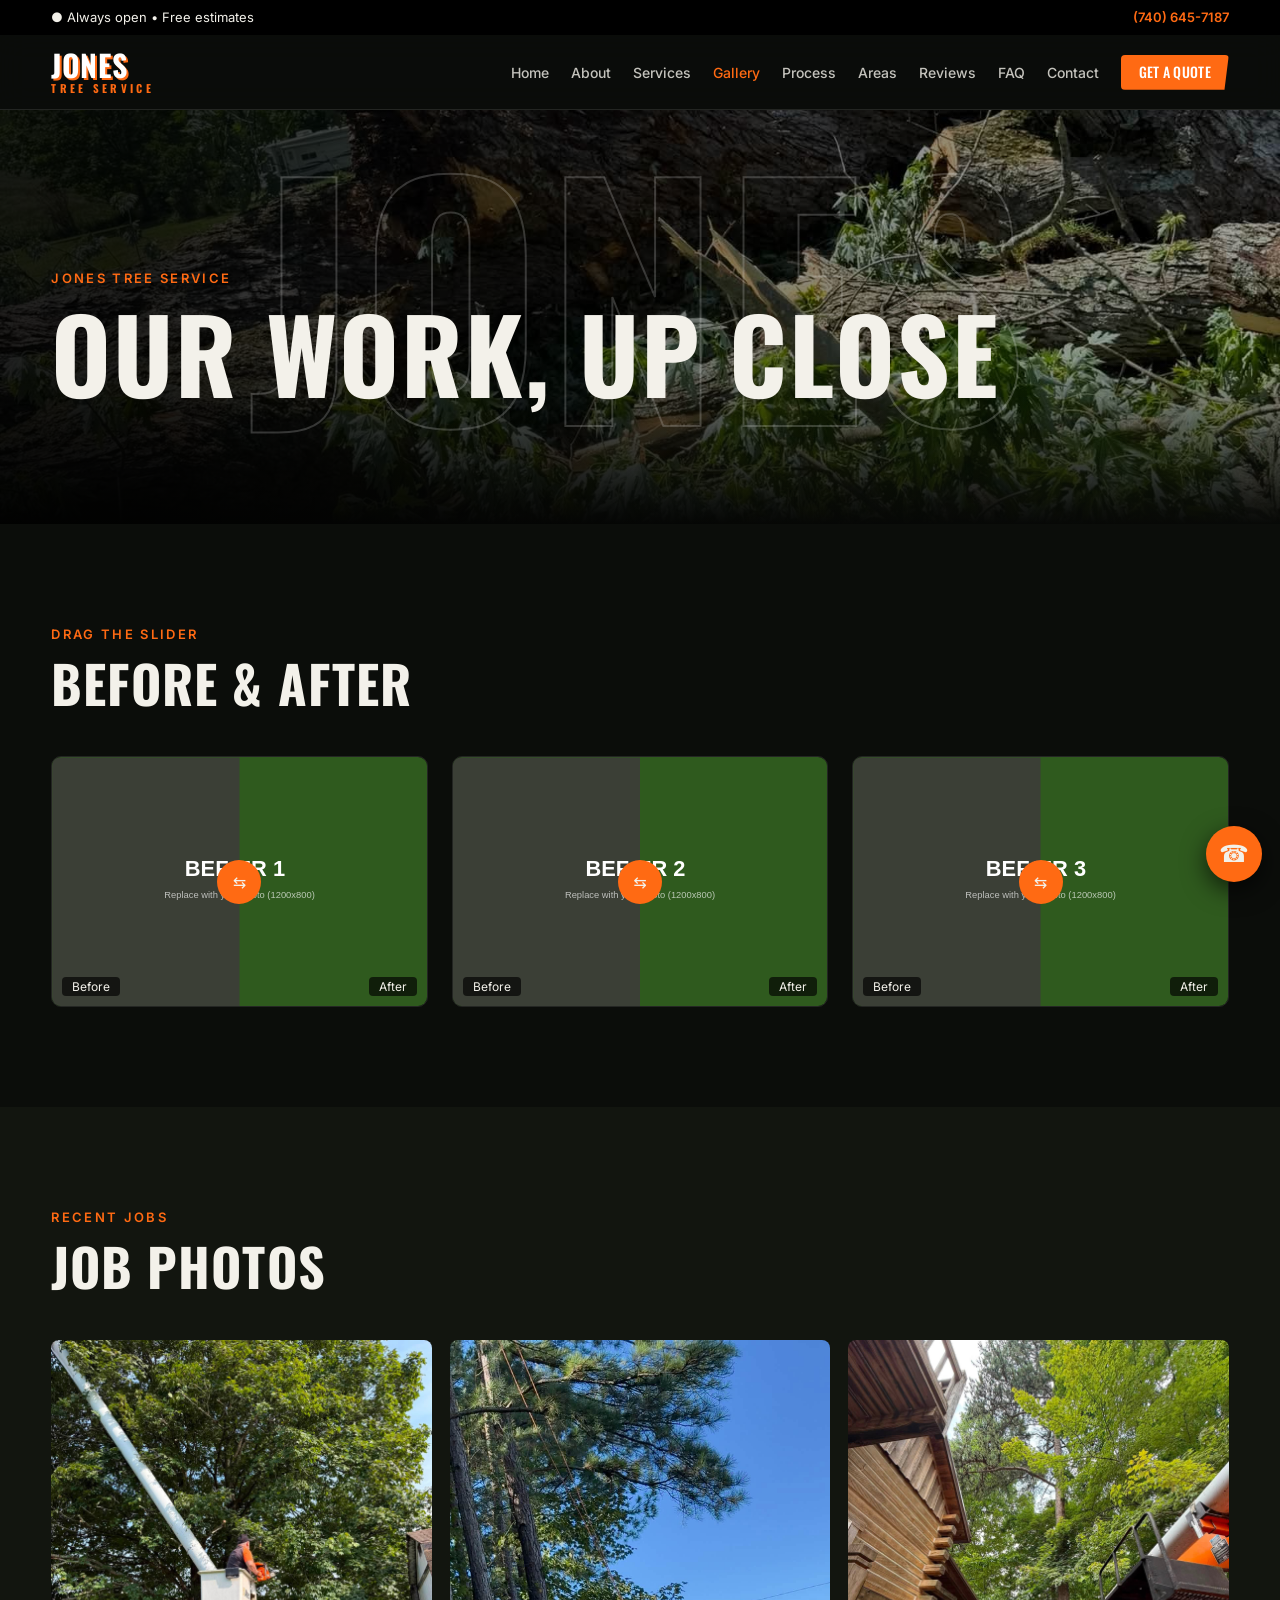
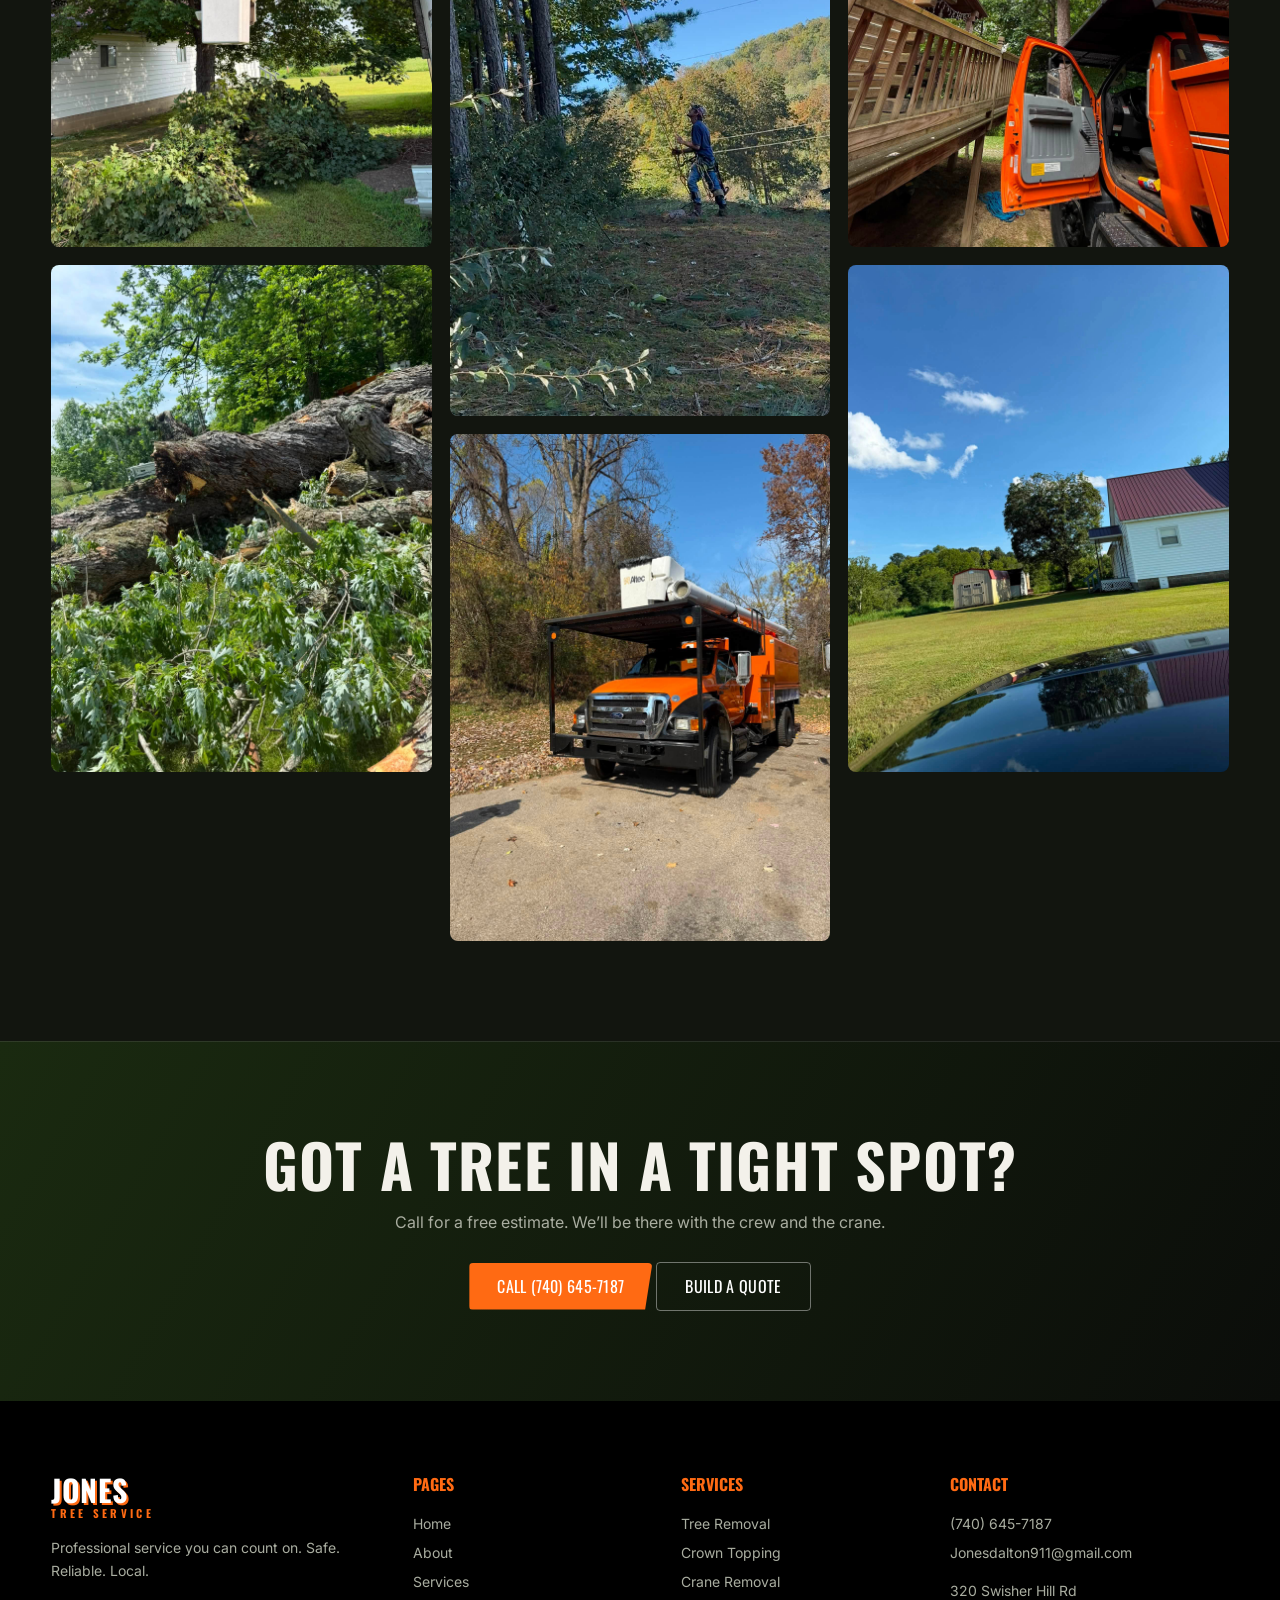
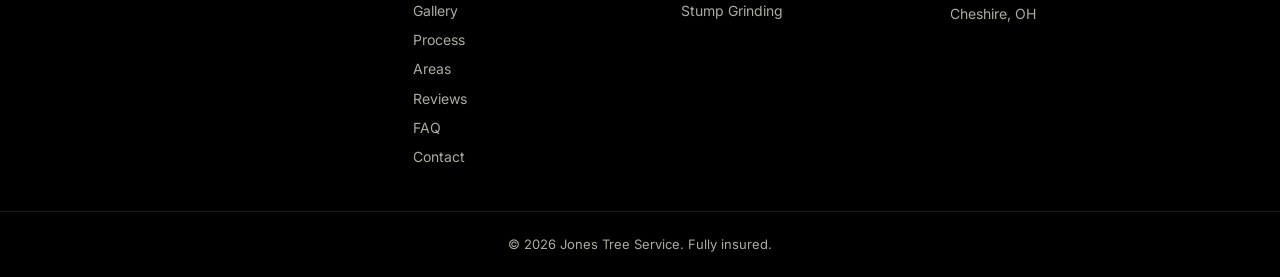
<file: gallery.html>
<!doctype html>
<html lang="en">
  <head>
    <meta charset="utf-8" />
    <meta
      name="viewport"
      content="width=device-width,initial-scale=1"
    />
    <title>Gallery | Jones Tree Service, Cheshire OH</title>
    <meta
      name="description"
      content="Jones Tree Service: fully insured tree removal, topping, crane work and stump grinding in Gallia and Meigs County, Ohio. Free estimates."
    />
    <link
      rel="preconnect"
      href="https://fonts.googleapis.com"
    />
    <link
      href="https://fonts.googleapis.com/css2?family=Oswald:wght@500;700&family=Inter:wght@400;500;600&display=swap"
      rel="stylesheet"
    />
    <link
      rel="stylesheet"
      href="assets/css/style.css"
    />
  </head>
  <body>
    <div class="top">
      <div class="wrap">
        <span
          >&#9679; Always open &bull; Free estimates</span
        ><a href="tel:7406457187">(740) 645-7187</a>
      </div>
    </div>
    <nav class="nav">
      <div class="wrap">
        <a
          class="logo"
          href="index.html"
          ><b>JONES</b><span>TREE SERVICE</span></a
        >
        <div
          class="links"
          id="links"
        >
          <a href="index.html">Home</a
          ><a href="about.html">About</a
          ><a href="services.html">Services</a
          ><a
            href="gallery.html"
            class="on"
            >Gallery</a
          ><a href="process.html">Process</a
          ><a href="areas.html">Areas</a
          ><a href="reviews.html">Reviews</a
          ><a href="faq.html">FAQ</a
          ><a href="contact.html">Contact</a
          ><a
            class="btn sm"
            href="quote.html"
            >Get a Quote</a
          >
        </div>
        <button
          id="burger"
          aria-label="Menu"
        >
          <s></s><s></s><s></s>
        </button>
      </div>
    </nav>
    <header class="hero sub">
      <div class="slides">
        <i
          style="
            background-image: url(assets/img/removal.jpg);
          "
        ></i>
      </div>
      <div class="big">JONES</div>
      <div class="wrap hero-in">
        <p class="eyebrow">Jones Tree Service</p>
        <h1>Our work, up close</h1>
      </div>
    </header>
    <section class="sec">
      <div class="wrap">
        <div class="head rv">
          <p class="eyebrow">Drag the slider</p>
          <h2>Before &amp; after</h2>
        </div>
        <div class="g3">
          <div
            class="ba rv"
            data-c="removal"
          >
            <img
              src="assets/img/after-1.svg"
              alt="After"
            />
            <div class="bb">
              <img
                src="assets/img/before-1.svg"
                alt="Before"
              />
            </div>
            <input
              type="range"
              min="0"
              max="100"
              value="50"
              aria-label="Before and after slider"
            /><em>Before</em><em class="r">After</em>
          </div>
          <div
            class="ba rv"
            data-c="topping"
          >
            <img
              src="assets/img/after-2.svg"
              alt="After"
            />
            <div class="bb">
              <img
                src="assets/img/before-2.svg"
                alt="Before"
              />
            </div>
            <input
              type="range"
              min="0"
              max="100"
              value="50"
              aria-label="Before and after slider"
            /><em>Before</em><em class="r">After</em>
          </div>
          <div
            class="ba rv"
            data-c="stump"
          >
            <img
              src="assets/img/after-3.svg"
              alt="After"
            />
            <div class="bb">
              <img
                src="assets/img/before-3.svg"
                alt="Before"
              />
            </div>
            <input
              type="range"
              min="0"
              max="100"
              value="50"
              aria-label="Before and after slider"
            /><em>Before</em><em class="r">After</em>
          </div>
        </div>
      </div>
    </section>
    <section class="sec dark">
      <div class="wrap">
        <div class="head rv">
          <p class="eyebrow">Recent jobs</p>
          <h2>Job photos</h2>
        </div>
        <div class="gal">
          <img
            class="rv"
            loading="lazy"
            src="assets/img/bucket.jpg"
            alt="Jones Tree Service job"
          /><img
            class="rv"
            loading="lazy"
            src="assets/img/removal.jpg"
            alt="Jones Tree Service job"
          /><img
            class="rv"
            loading="lazy"
            src="assets/img/climber.jpg"
            alt="Jones Tree Service job"
          /><img
            class="rv"
            loading="lazy"
            src="assets/img/truck.jpg"
            alt="Jones Tree Service job"
          /><img
            class="rv"
            loading="lazy"
            src="assets/img/cabin.jpg"
            alt="Jones Tree Service job"
          /><img
            class="rv"
            loading="lazy"
            src="assets/img/home.jpg"
            alt="Jones Tree Service job"
          />
        </div>
      </div>
    </section>
    <section class="cta">
      <div class="wrap">
        <h2>Got a tree in a tight spot?</h2>
        <p>
          Call for a free estimate. We&rsquo;ll be there
          with the crew and the crane.
        </p>
        <a
          class="btn"
          href="tel:7406457187"
          >Call (740) 645-7187</a
        >
        <a
          class="btn ghost"
          href="quote.html"
          >Build a Quote</a
        >
      </div>
    </section>
    <footer>
      <div class="wrap grid4">
        <div>
          <a
            class="logo"
            href="index.html"
            ><b>JONES</b><span>TREE SERVICE</span></a
          >
          <p>
            Professional service you can count on. Safe.
            Reliable. Local.
          </p>
        </div>
        <div>
          <h4>Pages</h4>
          <a href="index.html">Home</a
          ><a href="about.html">About</a
          ><a href="services.html">Services</a
          ><a
            href="gallery.html"
            class="on"
            >Gallery</a
          ><a href="process.html">Process</a
          ><a href="areas.html">Areas</a
          ><a href="reviews.html">Reviews</a
          ><a href="faq.html">FAQ</a
          ><a href="contact.html">Contact</a>
        </div>
        <div>
          <h4>Services</h4>
          <a href="services.html">Tree Removal</a
          ><a href="services.html">Crown Topping</a
          ><a href="services.html">Crane Removal</a
          ><a href="services.html">Stump Grinding</a>
        </div>
        <div>
          <h4>Contact</h4>
          <a href="tel:7406457187">(740) 645-7187</a
          ><a href="mailto:Jonesdalton911@gmail.com"
            >Jonesdalton911@gmail.com</a
          >
          <p>320 Swisher Hill Rd<br />Cheshire, OH</p>
        </div>
      </div>
      <div class="copy">
        &copy; <span id="yr"></span> Jones Tree Service.
        Fully insured.
      </div>
    </footer>
    <a
      class="callfab"
      href="tel:7406457187"
      aria-label="Call"
      >&#9742;</a
    >
    <div
      class="lb"
      id="lb"
    >
      <img alt="" />
    </div>
    <script src="assets/js/config.js"></script>
    <script src="assets/js/main.js"></script>
  </body>
</html>
</file>
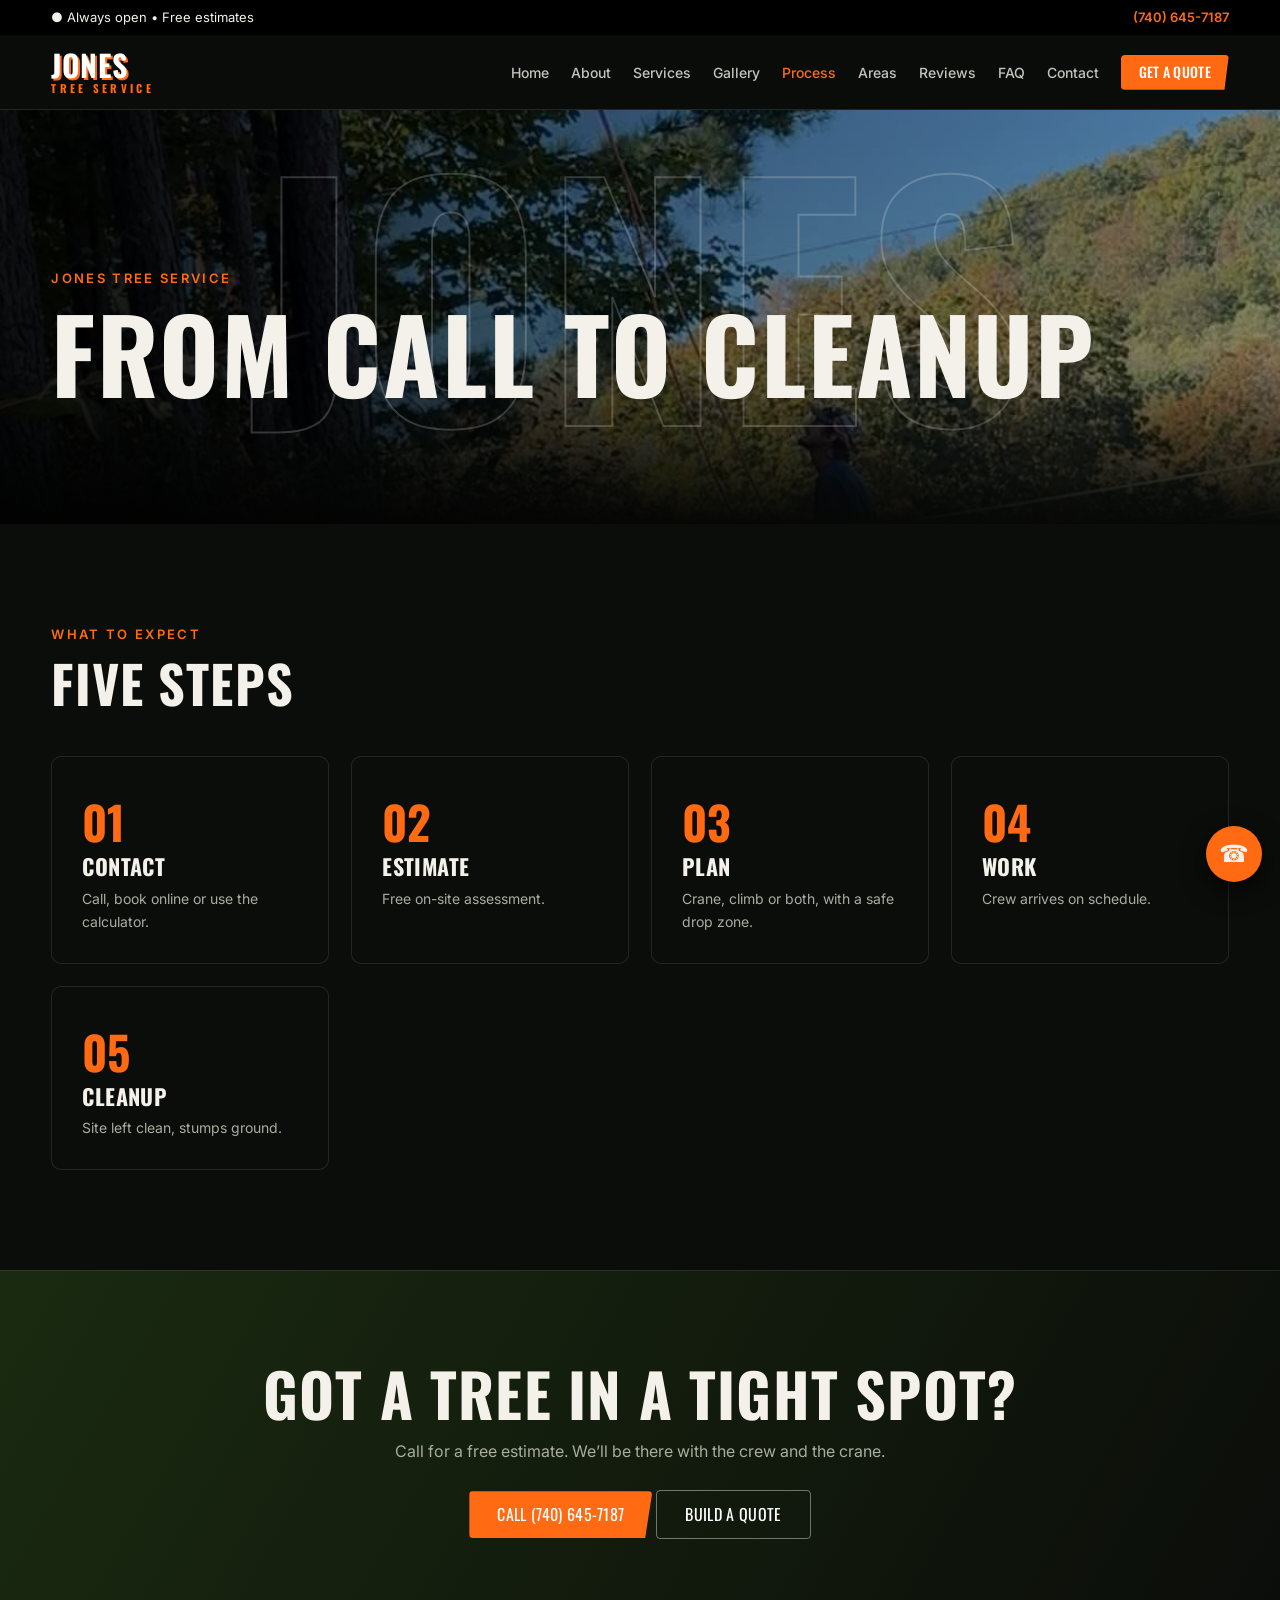
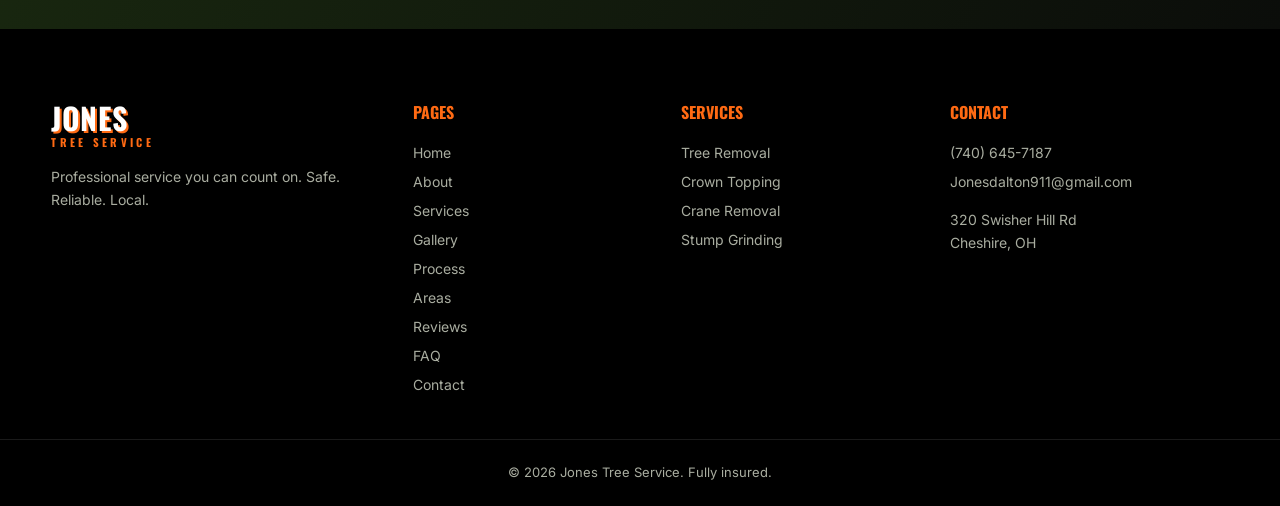
<file: process.html>
<!doctype html>
<html lang="en">
  <head>
    <meta charset="utf-8" />
    <meta
      name="viewport"
      content="width=device-width,initial-scale=1"
    />
    <title>
      Our Process | Jones Tree Service, Cheshire OH
    </title>
    <meta
      name="description"
      content="Jones Tree Service: fully insured tree removal, topping, crane work and stump grinding in Gallia and Meigs County, Ohio. Free estimates."
    />
    <link
      rel="preconnect"
      href="https://fonts.googleapis.com"
    />
    <link
      href="https://fonts.googleapis.com/css2?family=Oswald:wght@500;700&family=Inter:wght@400;500;600&display=swap"
      rel="stylesheet"
    />
    <link
      rel="stylesheet"
      href="assets/css/style.css"
    />
  </head>
  <body>
    <div class="top">
      <div class="wrap">
        <span
          >&#9679; Always open &bull; Free estimates</span
        ><a href="tel:7406457187">(740) 645-7187</a>
      </div>
    </div>
    <nav class="nav">
      <div class="wrap">
        <a
          class="logo"
          href="index.html"
          ><b>JONES</b><span>TREE SERVICE</span></a
        >
        <div
          class="links"
          id="links"
        >
          <a href="index.html">Home</a
          ><a href="about.html">About</a
          ><a href="services.html">Services</a
          ><a href="gallery.html">Gallery</a
          ><a
            href="process.html"
            class="on"
            >Process</a
          ><a href="areas.html">Areas</a
          ><a href="reviews.html">Reviews</a
          ><a href="faq.html">FAQ</a
          ><a href="contact.html">Contact</a
          ><a
            class="btn sm"
            href="quote.html"
            >Get a Quote</a
          >
        </div>
        <button
          id="burger"
          aria-label="Menu"
        >
          <s></s><s></s><s></s>
        </button>
      </div>
    </nav>
    <header class="hero sub">
      <div class="slides">
        <i
          style="
            background-image: url(assets/img/climber.jpg);
          "
        ></i>
      </div>
      <div class="big">JONES</div>
      <div class="wrap hero-in">
        <p class="eyebrow">Jones Tree Service</p>
        <h1>From call to cleanup</h1>
      </div>
    </header>
    <section class="sec">
      <div class="wrap">
        <div class="head rv">
          <p class="eyebrow">What to expect</p>
          <h2>Five steps</h2>
        </div>
        <div class="g4 steps">
          <div class="step rv">
            <b>01</b>
            <h3>Contact</h3>
            <p>Call, book online or use the calculator.</p>
          </div>
          <div class="step rv">
            <b>02</b>
            <h3>Estimate</h3>
            <p>Free on-site assessment.</p>
          </div>
          <div class="step rv">
            <b>03</b>
            <h3>Plan</h3>
            <p>
              Crane, climb or both, with a safe drop zone.
            </p>
          </div>
          <div class="step rv">
            <b>04</b>
            <h3>Work</h3>
            <p>Crew arrives on schedule.</p>
          </div>
          <div class="step rv">
            <b>05</b>
            <h3>Cleanup</h3>
            <p>Site left clean, stumps ground.</p>
          </div>
        </div>
      </div>
    </section>
    <section class="cta">
      <div class="wrap">
        <h2>Got a tree in a tight spot?</h2>
        <p>
          Call for a free estimate. We&rsquo;ll be there
          with the crew and the crane.
        </p>
        <a
          class="btn"
          href="tel:7406457187"
          >Call (740) 645-7187</a
        >
        <a
          class="btn ghost"
          href="quote.html"
          >Build a Quote</a
        >
      </div>
    </section>
    <footer>
      <div class="wrap grid4">
        <div>
          <a
            class="logo"
            href="index.html"
            ><b>JONES</b><span>TREE SERVICE</span></a
          >
          <p>
            Professional service you can count on. Safe.
            Reliable. Local.
          </p>
        </div>
        <div>
          <h4>Pages</h4>
          <a href="index.html">Home</a
          ><a href="about.html">About</a
          ><a href="services.html">Services</a
          ><a href="gallery.html">Gallery</a
          ><a
            href="process.html"
            class="on"
            >Process</a
          ><a href="areas.html">Areas</a
          ><a href="reviews.html">Reviews</a
          ><a href="faq.html">FAQ</a
          ><a href="contact.html">Contact</a>
        </div>
        <div>
          <h4>Services</h4>
          <a href="services.html">Tree Removal</a
          ><a href="services.html">Crown Topping</a
          ><a href="services.html">Crane Removal</a
          ><a href="services.html">Stump Grinding</a>
        </div>
        <div>
          <h4>Contact</h4>
          <a href="tel:7406457187">(740) 645-7187</a
          ><a href="mailto:Jonesdalton911@gmail.com"
            >Jonesdalton911@gmail.com</a
          >
          <p>320 Swisher Hill Rd<br />Cheshire, OH</p>
        </div>
      </div>
      <div class="copy">
        &copy; <span id="yr"></span> Jones Tree Service.
        Fully insured.
      </div>
    </footer>
    <a
      class="callfab"
      href="tel:7406457187"
      aria-label="Call"
      >&#9742;</a
    >
    <div
      class="lb"
      id="lb"
    >
      <img alt="" />
    </div>
    <script src="assets/js/config.js"></script>
    <script src="assets/js/main.js"></script>
  </body>
</html>
</file>
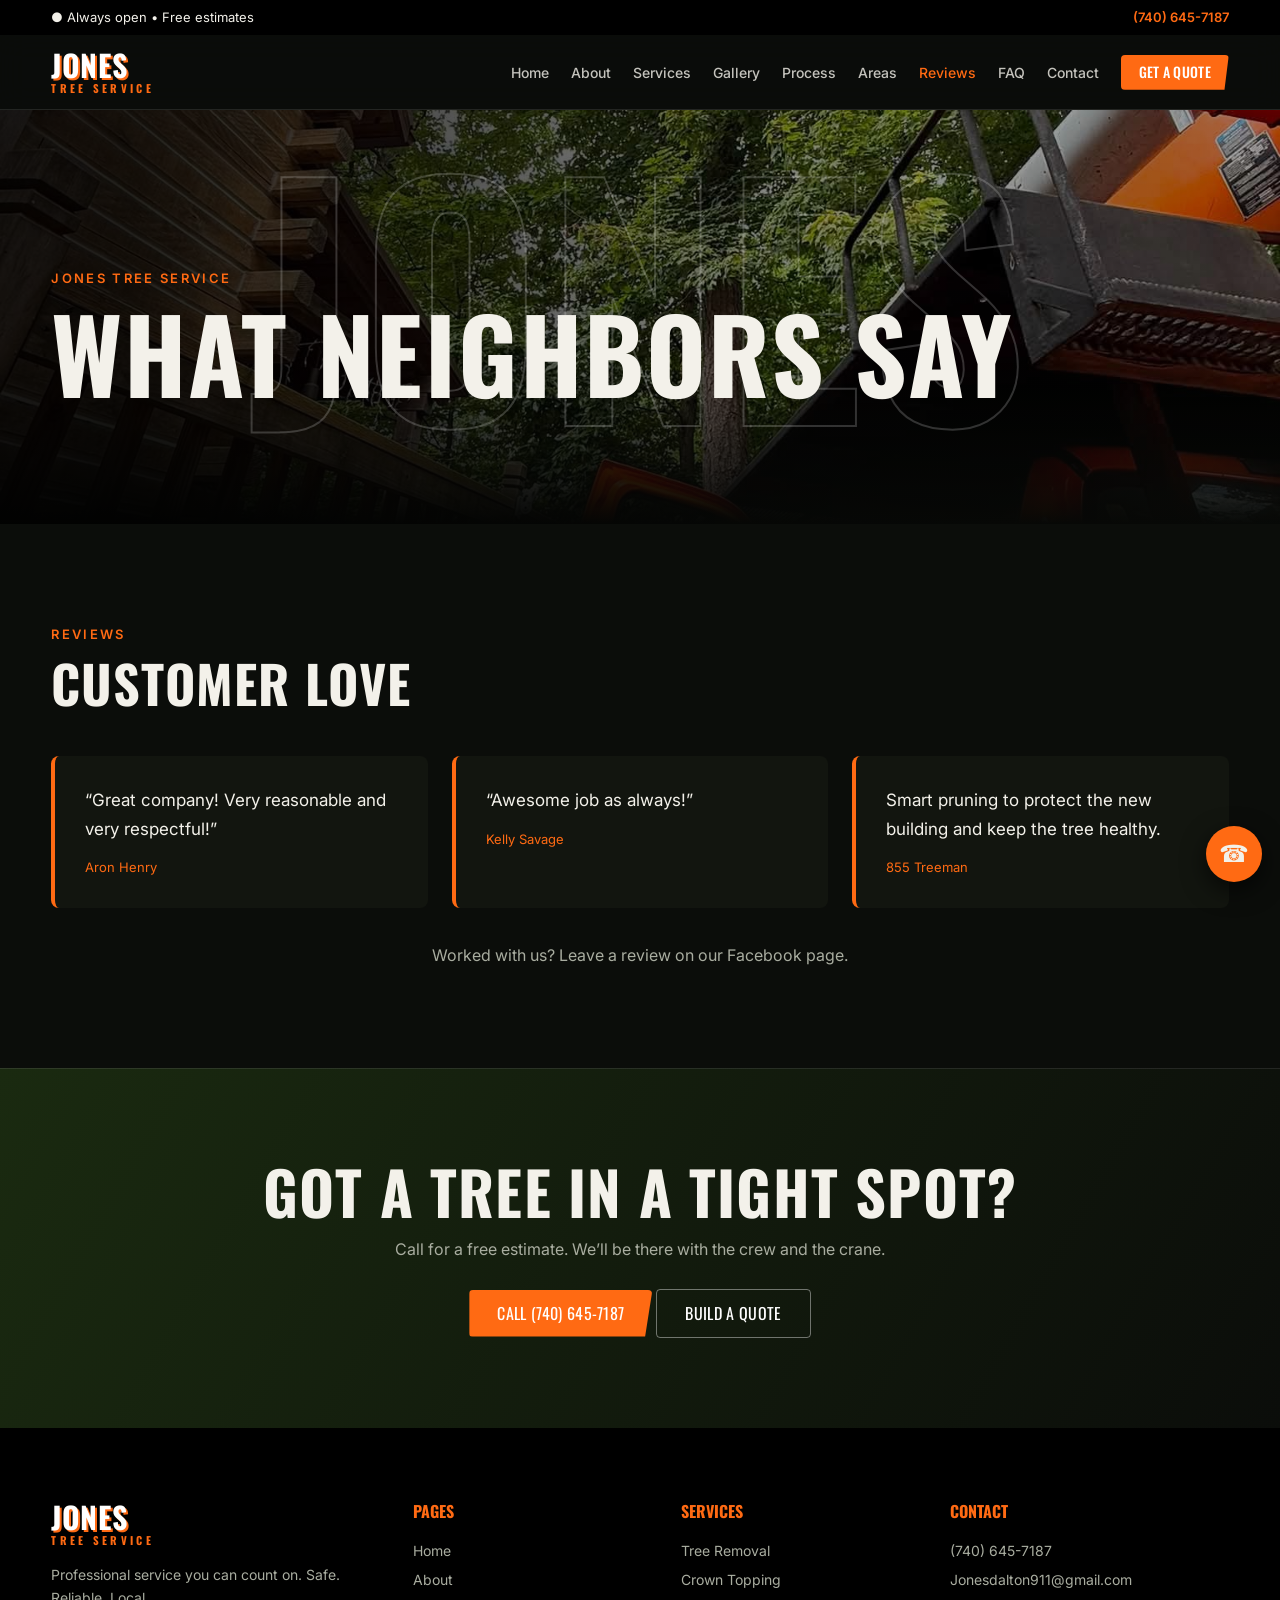
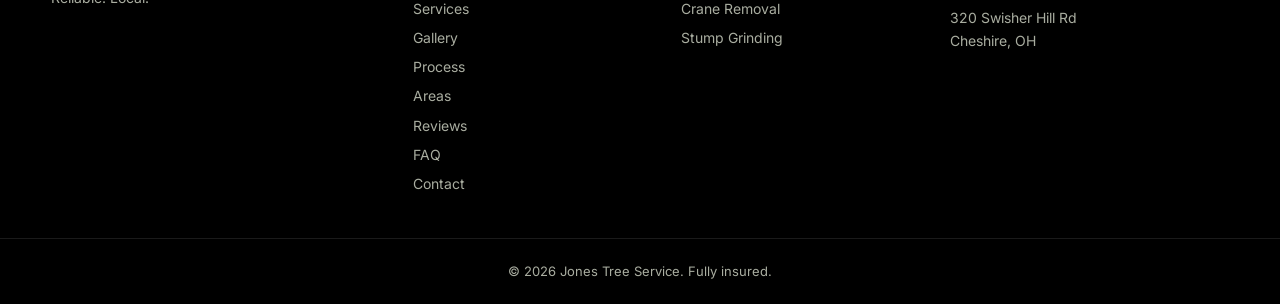
<file: reviews.html>
<!doctype html>
<html lang="en">
  <head>
    <meta charset="utf-8" />
    <meta
      name="viewport"
      content="width=device-width,initial-scale=1"
    />
    <title>Reviews | Jones Tree Service, Cheshire OH</title>
    <meta
      name="description"
      content="Jones Tree Service: fully insured tree removal, topping, crane work and stump grinding in Gallia and Meigs County, Ohio. Free estimates."
    />
    <link
      rel="preconnect"
      href="https://fonts.googleapis.com"
    />
    <link
      href="https://fonts.googleapis.com/css2?family=Oswald:wght@500;700&family=Inter:wght@400;500;600&display=swap"
      rel="stylesheet"
    />
    <link
      rel="stylesheet"
      href="assets/css/style.css"
    />
  </head>
  <body>
    <div class="top">
      <div class="wrap">
        <span
          >&#9679; Always open &bull; Free estimates</span
        ><a href="tel:7406457187">(740) 645-7187</a>
      </div>
    </div>
    <nav class="nav">
      <div class="wrap">
        <a
          class="logo"
          href="index.html"
          ><b>JONES</b><span>TREE SERVICE</span></a
        >
        <div
          class="links"
          id="links"
        >
          <a href="index.html">Home</a
          ><a href="about.html">About</a
          ><a href="services.html">Services</a
          ><a href="gallery.html">Gallery</a
          ><a href="process.html">Process</a
          ><a href="areas.html">Areas</a
          ><a
            href="reviews.html"
            class="on"
            >Reviews</a
          ><a href="faq.html">FAQ</a
          ><a href="contact.html">Contact</a
          ><a
            class="btn sm"
            href="quote.html"
            >Get a Quote</a
          >
        </div>
        <button
          id="burger"
          aria-label="Menu"
        >
          <s></s><s></s><s></s>
        </button>
      </div>
    </nav>
    <header class="hero sub">
      <div class="slides">
        <i
          style="
            background-image: url(assets/img/cabin.jpg);
          "
        ></i>
      </div>
      <div class="big">JONES</div>
      <div class="wrap hero-in">
        <p class="eyebrow">Jones Tree Service</p>
        <h1>What neighbors say</h1>
      </div>
    </header>
    <section class="sec">
      <div class="wrap">
        <div class="head rv">
          <p class="eyebrow">Reviews</p>
          <h2>Customer love</h2>
        </div>
        <div class="g3">
          <blockquote class="rv">
            &ldquo;Great company! Very reasonable and very
            respectful!&rdquo;<cite>Aron Henry</cite>
          </blockquote>
          <blockquote class="rv">
            &ldquo;Awesome job as always!&rdquo;<cite
              >Kelly Savage</cite
            >
          </blockquote>
          <blockquote class="rv">
            Smart pruning to protect the new building and
            keep the tree healthy.<cite>855 Treeman</cite>
          </blockquote>
        </div>
        <p class="ctr">
          Worked with us? Leave a review on our Facebook
          page.
        </p>
      </div>
    </section>
    <section class="cta">
      <div class="wrap">
        <h2>Got a tree in a tight spot?</h2>
        <p>
          Call for a free estimate. We&rsquo;ll be there
          with the crew and the crane.
        </p>
        <a
          class="btn"
          href="tel:7406457187"
          >Call (740) 645-7187</a
        >
        <a
          class="btn ghost"
          href="quote.html"
          >Build a Quote</a
        >
      </div>
    </section>
    <footer>
      <div class="wrap grid4">
        <div>
          <a
            class="logo"
            href="index.html"
            ><b>JONES</b><span>TREE SERVICE</span></a
          >
          <p>
            Professional service you can count on. Safe.
            Reliable. Local.
          </p>
        </div>
        <div>
          <h4>Pages</h4>
          <a href="index.html">Home</a
          ><a href="about.html">About</a
          ><a href="services.html">Services</a
          ><a href="gallery.html">Gallery</a
          ><a href="process.html">Process</a
          ><a href="areas.html">Areas</a
          ><a
            href="reviews.html"
            class="on"
            >Reviews</a
          ><a href="faq.html">FAQ</a
          ><a href="contact.html">Contact</a>
        </div>
        <div>
          <h4>Services</h4>
          <a href="services.html">Tree Removal</a
          ><a href="services.html">Crown Topping</a
          ><a href="services.html">Crane Removal</a
          ><a href="services.html">Stump Grinding</a>
        </div>
        <div>
          <h4>Contact</h4>
          <a href="tel:7406457187">(740) 645-7187</a
          ><a href="mailto:Jonesdalton911@gmail.com"
            >Jonesdalton911@gmail.com</a
          >
          <p>320 Swisher Hill Rd<br />Cheshire, OH</p>
        </div>
      </div>
      <div class="copy">
        &copy; <span id="yr"></span> Jones Tree Service.
        Fully insured.
      </div>
    </footer>
    <a
      class="callfab"
      href="tel:7406457187"
      aria-label="Call"
      >&#9742;</a
    >
    <div
      class="lb"
      id="lb"
    >
      <img alt="" />
    </div>
    <script src="assets/js/config.js"></script>
    <script src="assets/js/main.js"></script>
  </body>
</html>
</file>
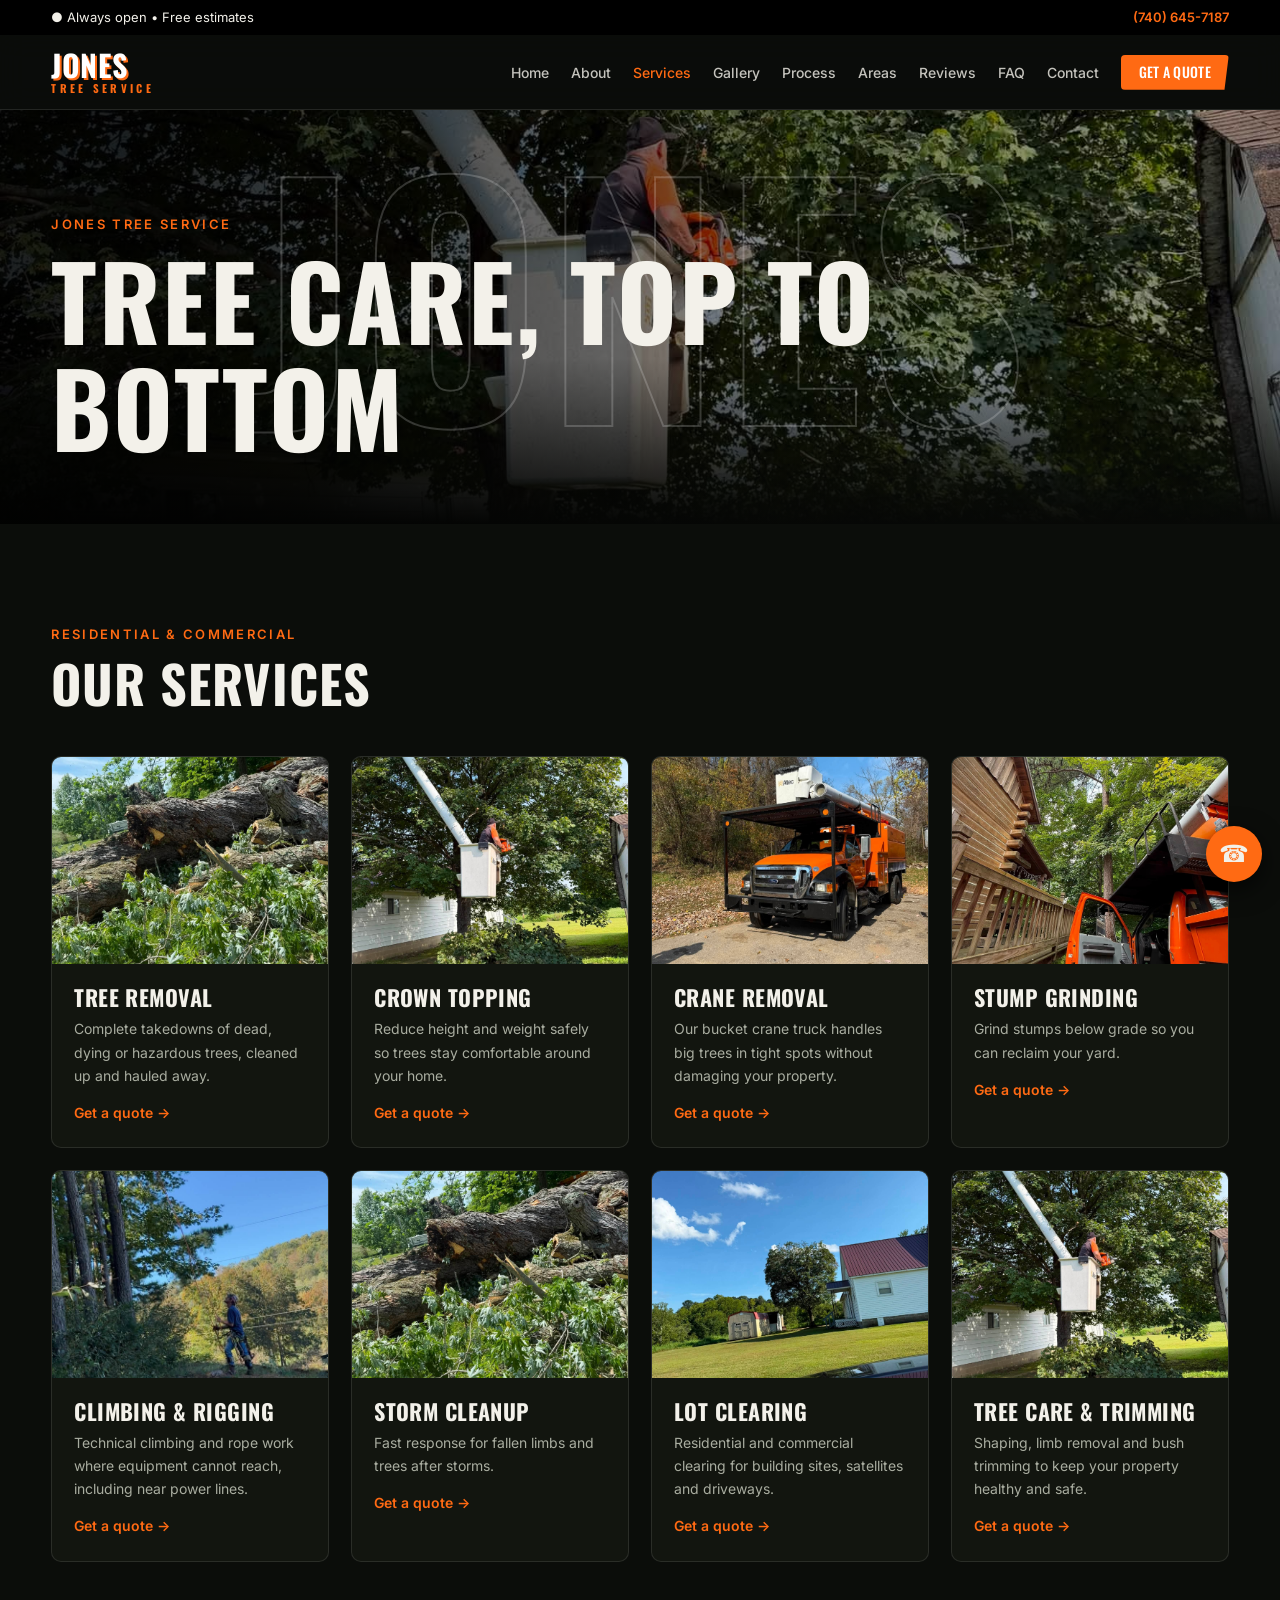
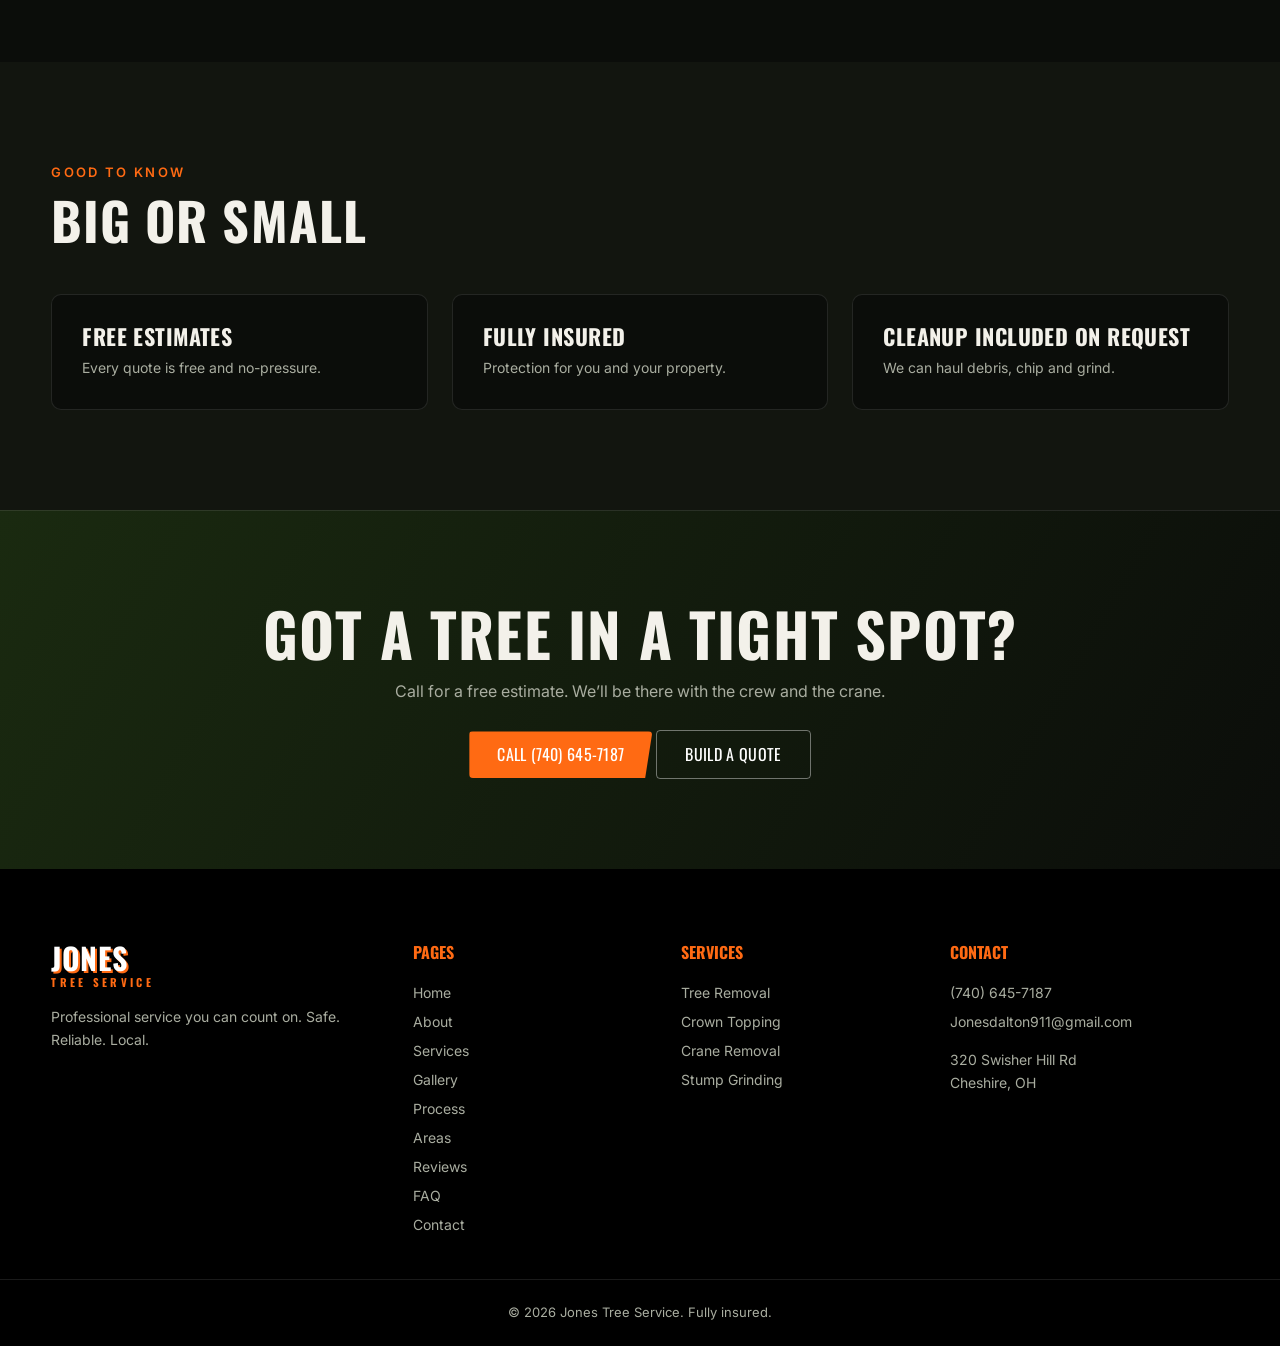
<file: services.html>
<!doctype html>
<html lang="en">
  <head>
    <meta charset="utf-8" />
    <meta
      name="viewport"
      content="width=device-width,initial-scale=1"
    />
    <title>
      Services | Jones Tree Service, Cheshire OH
    </title>
    <meta
      name="description"
      content="Jones Tree Service: fully insured tree removal, topping, crane work and stump grinding in Gallia and Meigs County, Ohio. Free estimates."
    />
    <link
      rel="preconnect"
      href="https://fonts.googleapis.com"
    />
    <link
      href="https://fonts.googleapis.com/css2?family=Oswald:wght@500;700&family=Inter:wght@400;500;600&display=swap"
      rel="stylesheet"
    />
    <link
      rel="stylesheet"
      href="assets/css/style.css"
    />
  </head>
  <body>
    <div class="top">
      <div class="wrap">
        <span
          >&#9679; Always open &bull; Free estimates</span
        ><a href="tel:7406457187">(740) 645-7187</a>
      </div>
    </div>
    <nav class="nav">
      <div class="wrap">
        <a
          class="logo"
          href="index.html"
          ><b>JONES</b><span>TREE SERVICE</span></a
        >
        <div
          class="links"
          id="links"
        >
          <a href="index.html">Home</a
          ><a href="about.html">About</a
          ><a
            href="services.html"
            class="on"
            >Services</a
          ><a href="gallery.html">Gallery</a
          ><a href="process.html">Process</a
          ><a href="areas.html">Areas</a
          ><a href="reviews.html">Reviews</a
          ><a href="faq.html">FAQ</a
          ><a href="contact.html">Contact</a
          ><a
            class="btn sm"
            href="quote.html"
            >Get a Quote</a
          >
        </div>
        <button
          id="burger"
          aria-label="Menu"
        >
          <s></s><s></s><s></s>
        </button>
      </div>
    </nav>
    <header class="hero sub">
      <div class="slides">
        <i
          style="
            background-image: url(assets/img/bucket.jpg);
          "
        ></i>
      </div>
      <div class="big">JONES</div>
      <div class="wrap hero-in">
        <p class="eyebrow">Jones Tree Service</p>
        <h1>Tree care, top to bottom</h1>
      </div>
    </header>
    <section class="sec">
      <div class="wrap">
        <div class="head rv">
          <p class="eyebrow">
            Residential &amp; commercial
          </p>
          <h2>Our services</h2>
        </div>
        <div class="g4">
          <a
            href="quote.html"
            class="card rv"
            ><div class="im">
              <img
                loading="lazy"
                src="assets/img/removal.jpg"
                alt="Tree Removal"
              />
            </div>
            <div class="cb">
              <h3>Tree Removal</h3>
              <p>
                Complete takedowns of dead, dying or
                hazardous trees, cleaned up and hauled away.
              </p>
              <span>Get a quote &rarr;</span>
            </div></a
          ><a
            href="quote.html"
            class="card rv"
            ><div class="im">
              <img
                loading="lazy"
                src="assets/img/bucket.jpg"
                alt="Crown Topping"
              />
            </div>
            <div class="cb">
              <h3>Crown Topping</h3>
              <p>
                Reduce height and weight safely so trees
                stay comfortable around your home.
              </p>
              <span>Get a quote &rarr;</span>
            </div></a
          ><a
            href="quote.html"
            class="card rv"
            ><div class="im">
              <img
                loading="lazy"
                src="assets/img/truck.jpg"
                alt="Crane Removal"
              />
            </div>
            <div class="cb">
              <h3>Crane Removal</h3>
              <p>
                Our bucket crane truck handles big trees in
                tight spots without damaging your property.
              </p>
              <span>Get a quote &rarr;</span>
            </div></a
          ><a
            href="quote.html"
            class="card rv"
            ><div class="im">
              <img
                loading="lazy"
                src="assets/img/cabin.jpg"
                alt="Stump Grinding"
              />
            </div>
            <div class="cb">
              <h3>Stump Grinding</h3>
              <p>
                Grind stumps below grade so you can reclaim
                your yard.
              </p>
              <span>Get a quote &rarr;</span>
            </div></a
          ><a
            href="quote.html"
            class="card rv"
            ><div class="im">
              <img
                loading="lazy"
                src="assets/img/climber.jpg"
                alt="Climbing &amp; Rigging"
              />
            </div>
            <div class="cb">
              <h3>Climbing &amp; Rigging</h3>
              <p>
                Technical climbing and rope work where
                equipment cannot reach, including near power
                lines.
              </p>
              <span>Get a quote &rarr;</span>
            </div></a
          ><a
            href="quote.html"
            class="card rv"
            ><div class="im">
              <img
                loading="lazy"
                src="assets/img/removal.jpg"
                alt="Storm Cleanup"
              />
            </div>
            <div class="cb">
              <h3>Storm Cleanup</h3>
              <p>
                Fast response for fallen limbs and trees
                after storms.
              </p>
              <span>Get a quote &rarr;</span>
            </div></a
          ><a
            href="quote.html"
            class="card rv"
            ><div class="im">
              <img
                loading="lazy"
                src="assets/img/home.jpg"
                alt="Lot Clearing"
              />
            </div>
            <div class="cb">
              <h3>Lot Clearing</h3>
              <p>
                Residential and commercial clearing for
                building sites, satellites and driveways.
              </p>
              <span>Get a quote &rarr;</span>
            </div></a
          ><a
            href="quote.html"
            class="card rv"
            ><div class="im">
              <img
                loading="lazy"
                src="assets/img/bucket.jpg"
                alt="Tree Care &amp; Trimming"
              />
            </div>
            <div class="cb">
              <h3>Tree Care &amp; Trimming</h3>
              <p>
                Shaping, limb removal and bush trimming to
                keep your property healthy and safe.
              </p>
              <span>Get a quote &rarr;</span>
            </div></a
          >
        </div>
      </div>
    </section>
    <section class="sec dark">
      <div class="wrap">
        <div class="head rv">
          <p class="eyebrow">Good to know</p>
          <h2>Big or small</h2>
        </div>
        <div class="g3">
          <div class="step rv">
            <h3>Free estimates</h3>
            <p>Every quote is free and no-pressure.</p>
          </div>
          <div class="step rv">
            <h3>Fully insured</h3>
            <p>Protection for you and your property.</p>
          </div>
          <div class="step rv">
            <h3>Cleanup included on request</h3>
            <p>We can haul debris, chip and grind.</p>
          </div>
        </div>
      </div>
    </section>
    <section class="cta">
      <div class="wrap">
        <h2>Got a tree in a tight spot?</h2>
        <p>
          Call for a free estimate. We&rsquo;ll be there
          with the crew and the crane.
        </p>
        <a
          class="btn"
          href="tel:7406457187"
          >Call (740) 645-7187</a
        >
        <a
          class="btn ghost"
          href="quote.html"
          >Build a Quote</a
        >
      </div>
    </section>
    <footer>
      <div class="wrap grid4">
        <div>
          <a
            class="logo"
            href="index.html"
            ><b>JONES</b><span>TREE SERVICE</span></a
          >
          <p>
            Professional service you can count on. Safe.
            Reliable. Local.
          </p>
        </div>
        <div>
          <h4>Pages</h4>
          <a href="index.html">Home</a
          ><a href="about.html">About</a
          ><a
            href="services.html"
            class="on"
            >Services</a
          ><a href="gallery.html">Gallery</a
          ><a href="process.html">Process</a
          ><a href="areas.html">Areas</a
          ><a href="reviews.html">Reviews</a
          ><a href="faq.html">FAQ</a
          ><a href="contact.html">Contact</a>
        </div>
        <div>
          <h4>Services</h4>
          <a href="services.html">Tree Removal</a
          ><a href="services.html">Crown Topping</a
          ><a href="services.html">Crane Removal</a
          ><a href="services.html">Stump Grinding</a>
        </div>
        <div>
          <h4>Contact</h4>
          <a href="tel:7406457187">(740) 645-7187</a
          ><a href="mailto:Jonesdalton911@gmail.com"
            >Jonesdalton911@gmail.com</a
          >
          <p>320 Swisher Hill Rd<br />Cheshire, OH</p>
        </div>
      </div>
      <div class="copy">
        &copy; <span id="yr"></span> Jones Tree Service.
        Fully insured.
      </div>
    </footer>
    <a
      class="callfab"
      href="tel:7406457187"
      aria-label="Call"
      >&#9742;</a
    >
    <div
      class="lb"
      id="lb"
    >
      <img alt="" />
    </div>
    <script src="assets/js/config.js"></script>
    <script src="assets/js/main.js"></script>
  </body>
</html>
</file>
<file: assets/css/style.css>
:root {
  --bg: #0b0d0a;
  --bg2: #12150f;
  --tx: #f3f1ea;
  --mu: #a9ada0;
  --or: #ff6a13;
  --gr: #6a9a2e;
  --ln: #ffffff1a;
  --h: "Oswald", Impact, sans-serif;
}
* {
  box-sizing: border-box;
  margin: 0;
  padding: 0;
}
html {
  scroll-behavior: smooth;
}
body {
  font:
    16px/1.65 Inter,
    system-ui,
    sans-serif;
  background: var(--bg);
  color: var(--tx);
  overflow-x: hidden;
}
img {
  max-width: 100%;
  display: block;
}
a {
  color: inherit;
  text-decoration: none;
}
.wrap {
  width: min(1200px, 92%);
  margin: auto;
}
h1,
h2,
h3,
.logo b,
.btn,
.big,
.stats b {
  font-family: var(--h);
  text-transform: uppercase;
  letter-spacing: 0.02em;
  line-height: 1.05;
}
h2 {
  font-size: clamp(30px, 4.5vw, 52px);
  margin-bottom: 14px;
}
h3 {
  font-size: 22px;
  margin-bottom: 8px;
}
.eyebrow {
  color: var(--or);
  font-size: 13px;
  font-weight: 600;
  letter-spacing: 0.18em;
  text-transform: uppercase;
  margin-bottom: 10px;
}
.top {
  background: #000;
  font-size: 13px;
  padding: 7px 0;
}
.top .wrap {
  display: flex;
  justify-content: space-between;
}
.top a {
  color: var(--or);
  font-weight: 600;
}
.nav {
  position: sticky;
  top: 0;
  z-index: 50;
  background: #0b0d0acc;
  backdrop-filter: blur(14px);
  border-bottom: 1px solid var(--ln);
}
.nav .wrap {
  display: flex;
  align-items: center;
  justify-content: space-between;
  height: 74px;
}
.logo {
  display: flex;
  flex-direction: column;
  line-height: 1;
}
.logo b {
  font-size: 30px;
  color: #fff;
  text-shadow: 2px 2px 0 var(--or);
}
.logo span {
  font: 700 11px var(--h);
  letter-spacing: 0.3em;
  color: var(--or);
}
.links {
  display: flex;
  align-items: center;
  gap: 22px;
  font-size: 14px;
  font-weight: 500;
}
.links a {
  opacity: 0.8;
  transition: 0.2s;
}
.links a:hover,
.links a.on {
  opacity: 1;
  color: var(--or);
}
.btn {
  display: inline-block;
  background: var(--or);
  color: #fff;
  padding: 15px 28px;
  border: 0;
  cursor: pointer;
  font-size: 16px;
  border-radius: 4px;
  transition: 0.25s;
  clip-path: polygon(0 0, 100% 0, 96% 100%, 0 100%);
}
.btn:hover {
  background: #ff8238;
  transform: translateY(-3px);
}
.btn.ghost {
  background: transparent;
  border: 1px solid #fff6;
  clip-path: none;
}
.btn.sm {
  padding: 10px 18px;
  font-size: 14px;
  color: #fff !important;
  opacity: 1 !important;
}
#burger {
  display: none;
  background: 0;
  border: 0;
  cursor: pointer;
}
#burger s {
  display: block;
  width: 26px;
  height: 2px;
  background: #fff;
  margin: 6px;
}
.hero {
  position: relative;
  min-height: 88vh;
  display: flex;
  flex-direction: column;
  justify-content: center;
  overflow: hidden;
  padding-top: 60px;
}
.hero.sub {
  min-height: 46vh;
}
.slides,
.slides i {
  position: absolute;
  inset: 0;
}
.slides i {
  background-size: cover;
  background-position: center;
  opacity: 0;
  transform: scale(1.1);
  transition:
    opacity 1.4s,
    transform 9s linear;
}
.slides i.on {
  opacity: 1;
  transform: scale(1);
}
.hero:before {
  content: "";
  position: absolute;
  inset: 0;
  z-index: 1;
  background:
    linear-gradient(90deg, #000d 10%, #0007 60%, #0005),
    linear-gradient(0deg, var(--bg), transparent 40%);
}
#leaves {
  position: absolute;
  inset: 0;
  z-index: 2;
  pointer-events: none;
  width: 100%;
  height: 100%;
}
.big {
  position: absolute;
  z-index: 1;
  top: 4%;
  left: 50%;
  transform: translateX(-50%);
  font-size: clamp(100px, 24vw, 360px);
  font-weight: 700;
  color: transparent;
  -webkit-text-stroke: 2px #ffffff30;
  white-space: nowrap;
}
.hero-in {
  position: relative;
  z-index: 3;
  animation: up 1s both;
}
.hero h1 {
  font-size: clamp(44px, 8vw, 104px);
  margin-bottom: 20px;
}
.hero h1 em {
  color: var(--or);
  font-style: normal;
}
.lead {
  max-width: 540px;
  color: #e4e4dc;
  font-size: 18px;
  margin-bottom: 28px;
}
.btns {
  display: flex;
  gap: 14px;
  flex-wrap: wrap;
}
.stats {
  position: relative;
  z-index: 3;
  display: grid;
  grid-template-columns: repeat(4, 1fr);
  gap: 1px;
  margin-top: 60px;
  background: #000a;
  border: 1px solid var(--ln);
  border-radius: 10px;
  backdrop-filter: blur(10px);
}
.stats div {
  padding: 22px;
  text-align: center;
}
.stats b {
  display: block;
  font-size: 44px;
  color: var(--or);
}
.stats span {
  font-size: 13px;
  color: var(--mu);
}
@keyframes up {
  from {
    opacity: 0;
    transform: translateY(40px);
  }
}
.sec {
  padding: 100px 0;
}
.sec.dark {
  background: var(--bg2);
}
.head {
  margin-bottom: 46px;
}
.ctr {
  text-align: center;
  margin-top: 34px;
  color: var(--mu);
}
.g4 {
  display: grid;
  grid-template-columns: repeat(4, 1fr);
  gap: 22px;
}
.g3 {
  display: grid;
  grid-template-columns: repeat(3, 1fr);
  gap: 24px;
}
.split {
  display: grid;
  grid-template-columns: 1fr 1fr;
  gap: 56px;
  align-items: center;
}
.card {
  background: var(--bg2);
  border: 1px solid var(--ln);
  border-radius: 10px;
  overflow: hidden;
  transition: 0.35s;
  display: block;
}
.card:hover {
  transform: translateY(-8px);
  border-color: var(--or);
  box-shadow: 0 20px 40px #0008;
}
.im {
  aspect-ratio: 4/3;
  overflow: hidden;
}
.im img {
  width: 100%;
  height: 100%;
  object-fit: cover;
  transition: 0.7s;
}
.card:hover img {
  transform: scale(1.1);
}
.cb {
  padding: 22px;
}
.cb p {
  color: var(--mu);
  font-size: 14px;
  margin-bottom: 12px;
}
.cb span {
  color: var(--or);
  font-weight: 600;
  font-size: 14px;
}
.ticks {
  list-style: none;
  margin: 20px 0 28px;
}
.ticks li {
  padding: 8px 0 8px 32px;
  position: relative;
}
.ticks li:before {
  content: "✓";
  position: absolute;
  left: 0;
  color: var(--or);
  font-weight: 700;
}
.stack {
  position: relative;
  height: 480px;
}
.stack img {
  position: absolute;
  width: 70%;
  height: 75%;
  object-fit: cover;
  border-radius: 10px;
  box-shadow: 0 20px 50px #000a;
}
.stack img + img {
  right: 0;
  bottom: 0;
  border: 6px solid var(--bg2);
}
.rd {
  border-radius: 10px;
  width: 100%;
}
.step {
  background: var(--bg);
  border: 1px solid var(--ln);
  padding: 30px;
  border-radius: 10px;
  transition: 0.3s;
}
.step:hover {
  border-color: var(--or);
}
.step b {
  font: 700 46px var(--h);
  color: var(--or);
  display: block;
}
.step p {
  color: var(--mu);
  font-size: 14px;
}
blockquote {
  background: var(--bg2);
  border-left: 4px solid var(--or);
  padding: 30px;
  border-radius: 8px;
  font-size: 17px;
}
cite {
  display: block;
  margin-top: 14px;
  font-size: 13px;
  color: var(--or);
  font-style: normal;
}
.cta {
  background: linear-gradient(120deg, #1a2a10, #0b0d0a);
  text-align: center;
  padding: 90px 0;
  border-top: 1px solid var(--ln);
}
.cta p {
  color: var(--mu);
  margin-bottom: 26px;
}
.cta h2 {
  font-size: clamp(34px, 5vw, 60px);
}
.marq {
  overflow: hidden;
  background: var(--or);
  color: #000;
  font: 700 26px var(--h);
  padding: 16px 0;
  white-space: nowrap;
}
.marq div {
  display: inline-block;
  animation: mq 30s linear infinite;
}
@keyframes mq {
  to {
    transform: translateX(-50%);
  }
}
.ba {
  position: relative;
  aspect-ratio: 3/2;
  overflow: hidden;
  border-radius: 10px;
  border: 1px solid var(--ln);
}
.ba img {
  width: 100%;
  height: 100%;
  object-fit: cover;
  position: absolute;
  inset: 0;
}
.bb {
  position: absolute;
  inset: 0;
  clip-path: inset(0 50% 0 0);
}
.ba input {
  position: absolute;
  inset: 0;
  width: 100%;
  height: 100%;
  opacity: 0;
  cursor: ew-resize;
  z-index: 3;
}
.ba:after {
  content: "⇆";
  position: absolute;
  top: 50%;
  left: var(--p, 50%);
  transform: translate(-50%, -50%);
  background: var(--or);
  width: 44px;
  height: 44px;
  border-radius: 50%;
  display: grid;
  place-items: center;
  z-index: 2;
  pointer-events: none;
}
.ba em {
  position: absolute;
  bottom: 10px;
  left: 10px;
  z-index: 2;
  background: #000a;
  padding: 2px 10px;
  font: 12px Inter;
  border-radius: 4px;
}
.ba em.r {
  left: auto;
  right: 10px;
}
.gal {
  columns: 3;
  column-gap: 18px;
}
.gal img {
  margin-bottom: 18px;
  border-radius: 8px;
  cursor: zoom-in;
  transition: 0.3s;
  width: 100%;
}
.gal img:hover {
  filter: brightness(1.15);
}
.lb {
  position: fixed;
  inset: 0;
  background: #000e;
  z-index: 99;
  display: none;
  place-items: center;
  cursor: zoom-out;
}
.lb.on {
  display: grid;
}
.lb img {
  max-height: 90vh;
  border-radius: 8px;
}
.chips {
  display: flex;
  flex-wrap: wrap;
  gap: 12px;
  justify-content: center;
}
.chips span {
  border: 1px solid var(--ln);
  padding: 12px 24px;
  border-radius: 40px;
  background: var(--bg2);
}
.chips span:hover {
  border-color: var(--or);
}
.faq details {
  background: var(--bg2);
  border: 1px solid var(--ln);
  border-radius: 8px;
  margin-bottom: 12px;
  padding: 20px;
}
.faq summary {
  cursor: pointer;
  font-weight: 600;
}
.faq p {
  color: var(--mu);
  margin-top: 10px;
}
.form {
  display: flex;
  flex-direction: column;
  gap: 12px;
  background: var(--bg2);
  padding: 32px;
  border-radius: 12px;
  border: 1px solid var(--ln);
}
input,
select,
textarea {
  background: var(--bg);
  border: 1px solid var(--ln);
  color: #fff;
  padding: 14px;
  border-radius: 6px;
  font: inherit;
  width: 100%;
}
input:focus,
select:focus,
textarea:focus {
  outline: 2px solid var(--or);
}
input[type="checkbox"] {
  width: auto;
  margin-right: 8px;
}
.form label {
  font-size: 14px;
  color: var(--mu);
}
.total {
  display: flex;
  justify-content: space-between;
  align-items: center;
  background: var(--bg);
  padding: 16px;
  border-radius: 8px;
  border: 1px dashed var(--or);
}
.total b {
  font: 700 34px var(--h);
  color: var(--or);
}
.note {
  font-size: 13px;
  color: var(--mu);
}
.qf {
  align-items: start;
}
footer {
  background: #000;
  padding: 70px 0 0;
}
.grid4 {
  display: grid;
  grid-template-columns: 1.4fr 1fr 1fr 1.2fr;
  gap: 36px;
}
footer h4 {
  color: var(--or);
  margin-bottom: 12px;
  font-family: var(--h);
  text-transform: uppercase;
}
footer a {
  display: block;
  color: var(--mu);
  padding: 3px 0;
  font-size: 14px;
}
footer p {
  color: var(--mu);
  font-size: 14px;
  margin-top: 12px;
}
footer a.logo {
  display: flex;
}
.copy {
  text-align: center;
  padding: 22px;
  margin-top: 40px;
  border-top: 1px solid var(--ln);
  color: var(--mu);
  font-size: 13px;
}
.callfab {
  position: fixed;
  right: 18px;
  bottom: 18px;
  z-index: 40;
  background: var(--or);
  width: 56px;
  height: 56px;
  border-radius: 50%;
  display: grid;
  place-items: center;
  font-size: 24px;
  box-shadow: 0 8px 24px #000a;
  animation: pulse 2s infinite;
}
@keyframes pulse {
  50% {
    box-shadow:
      0 0 0 14px #ff6a1300,
      0 8px 24px #000a;
  }
}
.rv {
  opacity: 0;
  transform: translateY(36px);
  transition:
    opacity 0.8s,
    transform 0.8s;
}
.rv.in {
  opacity: 1;
  transform: none;
}
@media (max-width: 980px) {
  .g4 {
    grid-template-columns: 1fr 1fr;
  }
  .g3,
  .split,
  .grid4 {
    grid-template-columns: 1fr;
  }
  .stats {
    grid-template-columns: 1fr 1fr;
  }
  .gal {
    columns: 2;
  }
  .stack {
    height: 380px;
  }
  #burger {
    display: block;
  }
  .links {
    position: fixed;
    inset: 74px 0 auto;
    background: #0b0d0af5;
    flex-direction: column;
    padding: 26px;
    display: none;
  }
  .links.open {
    display: flex;
  }
  .top .wrap span {
    display: none;
  }
}
@media (max-width: 560px) {
  .g4 {
    grid-template-columns: 1fr;
  }
  .gal {
    columns: 1;
  }
  .sec {
    padding: 70px 0;
  }
}
@media (prefers-reduced-motion: reduce) {
  * {
    animation: none !important;
    transition: none !important;
  }
}
</file>
